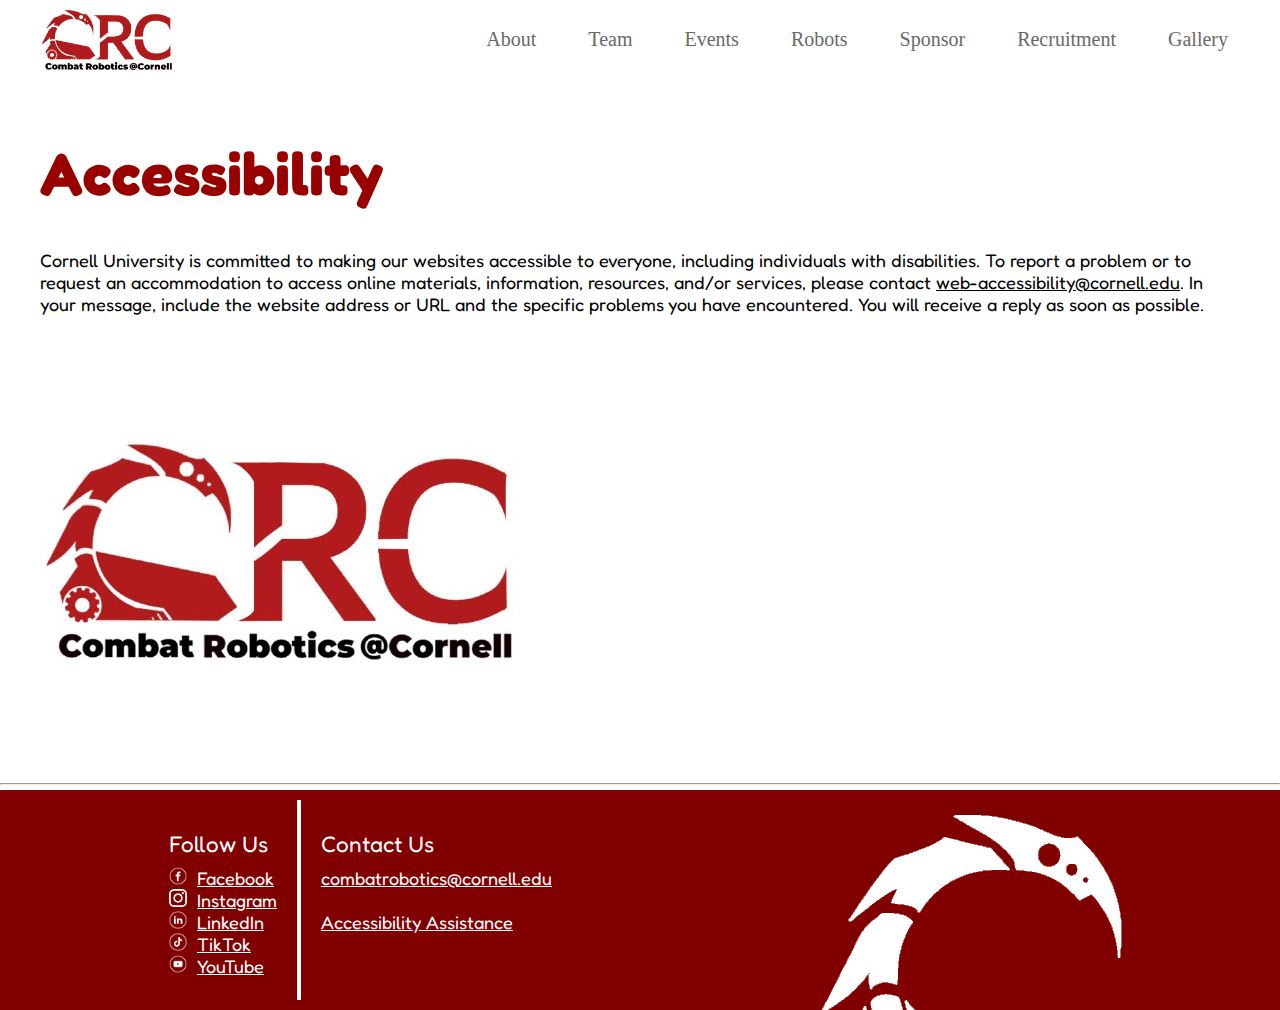
<file: accessibility.html>
<!DOCTYPE html>
<html lang='en'>

<head>
  <title> Accessibility </title>
  <meta charset="utf-8" />
  <link rel="stylesheet" href="style.css">
  <link rel="shortcut icon" type="image/x-icon" href="favicon.ico">
</head>
<script src="./gallery-scrambler.js"></script>

<body>
  <nav id="menu_bar" class="top_menu">
    <a href="index.html">
      <img src="crc_pictures/crc.jpg" width='120' alt="CRC logo">
    </a>
    <div class="top_menu-right">
      <a href="index.html">
        <p>About</p>
      </a>
      <a href="team.html">
        <p>Team</p>
      </a>
      <a href="events.html">
        <p>Events</p>
      </a>
      <a href="robots.html">
        <p>Robots</p>
      </a>
      <a href="sponsor.html">
        <p>Sponsor</p>
      </a>
      <a href="recruitment.html">
        <p>Recruitment</p>
      </a>
      <a href="gallery.html">
        <p>Gallery</p>
      </a>
    </div>
  </nav>
  
  <div class='content'>
    <h1 class='big-title'>Accessibility</h1>
    <p>Cornell University is committed to making our websites accessible to everyone, including individuals with
      disabilities. To report a problem or to request an accommodation to access online materials, information,
      resources, and/or services, please contact <a
        href="mailto:web-accessibility@cornell.edu">web-accessibility@cornell.edu</a>. In your message,
      include the website address or URL and the specific problems you have encountered. You will receive a reply as
      soon as possible.</p>
    <img src="./crc_pictures/image.jpg" alt="CRC Logo" />
  </div>
  <hr>
</body>
</div>
<div class="footer">
  <div style="display: flex; flex-direction: row;">
    <div>
      <p class="footer_title"> Follow Us</p>
      <a href="https://www.facebook.com/cucombatrobotics/" target="_blank">
        <p class="footer-text"><img src="crc_pictures/icons/fb.png" class='footer-logo' alt='' />Facebook</p>
      </a>
      <a href=" https://www.instagram.com/combatroboticscornell/?hl=en" target="_blank">
        <p class="footer-text"><img src="crc_pictures/icons/insta.png" class='footer-logo' alt='' />Instagram</p>
      </a>
      <a href="https://www.linkedin.com/company/combat-robotics-at-cornell/" target="_blank">
        <p class="footer-text"><img src="crc_pictures/icons/linkedin.png"
            class='footer-logo' alt='' />LinkedIn</p>
      </a>
      <a href="https://www.tiktok.com/@combatroboticsatcornell" target="_blank">
        <p class="footer-text"><img src="crc_pictures/icons/tiktok.png"
          class='footer-logo' alt='' />TikTok</p>
      </a>
      <a href="https://www.youtube.com/channel/UCRoomTf0RRs6DNDzucEKDMg" target="_blank">
        <p class="footer-text"><img src="crc_pictures/icons/youtube.png"
          class='footer-logo' alt='' />YouTube</p>
      </a>
    </div>
    <div style="border-left: 4px solid white; margin-left: 20px">
      <p class="footer_title">Contact Us</p>
      <p class='footer-text'> <a href="mailto:combatrobotics@cornell.edu">combatrobotics@cornell.edu</a>
      </p>
      <br>
      <p class='footer-text'><a href="./accessibility.html">Accessibility Assistance</a></p>
    </div>
  </div>
  <div>
    <img src="crc_pictures/white-logo.png" alt="">
  </div>
</div>
</body>

</html>
</file>
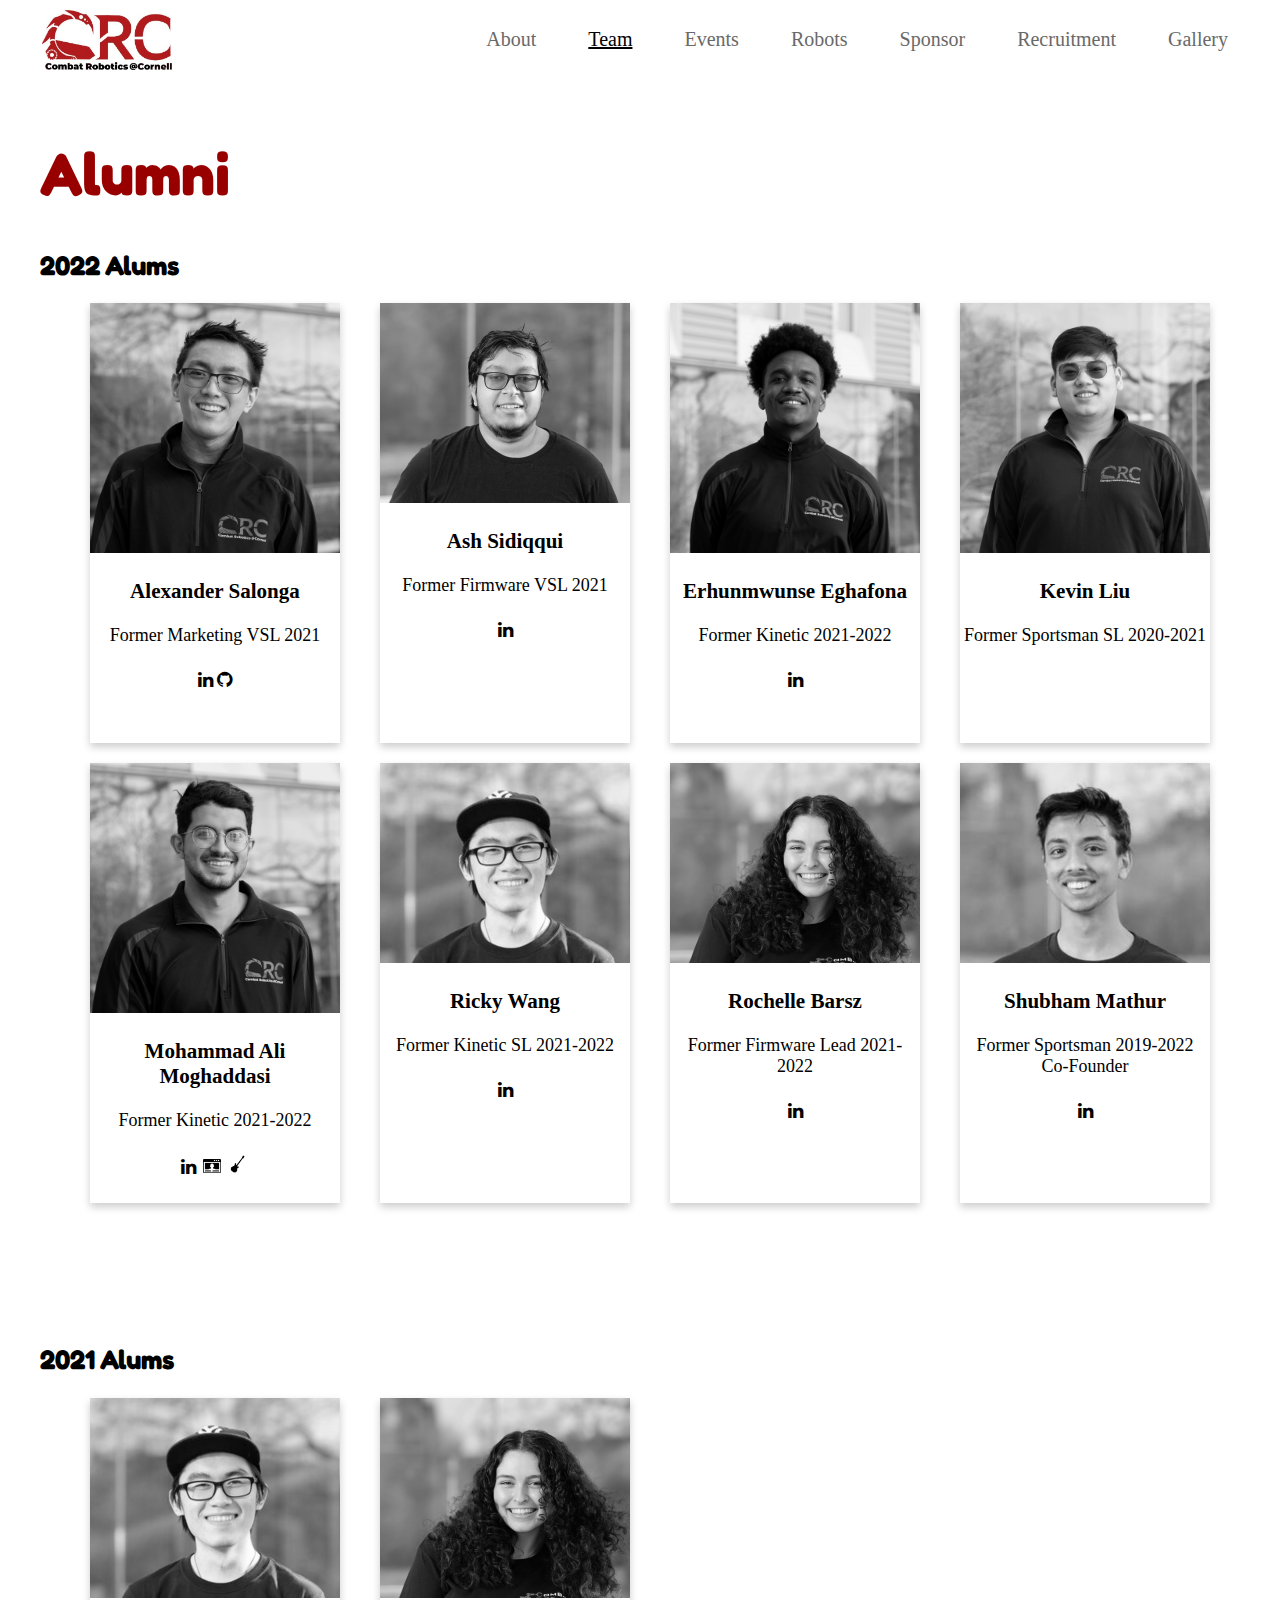
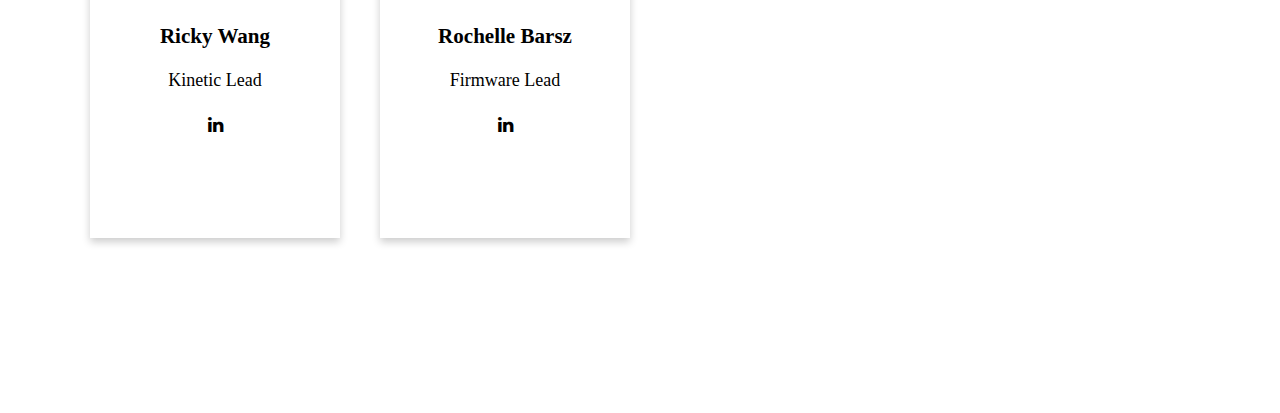
<file: alumni.html>
<!DOCTYPE html>
<html lang="en">

<head>
  <title>Team Info</title>
  <meta charset="utf-8" />
  <link rel="stylesheet" href="style.css" />
  <link rel="stylesheet"
    href="https://cdnjs.cloudflare.com/ajax/libs/font-awesome/4.7.0/css/font-awesome.min.css" />
  <link rel="shortcut icon" type="image/x-icon" href="favicon.ico" />
</head>

<body>

  <nav id="menu_bar" class="top_menu">
    <a href="index.html">
      <img src="crc_pictures/crc.jpg" width='120' alt="CRC logo">
    </a>
    <div class="top_menu-right">
      <a href="index.html">
        <p>About</p>
      </a>
      <a href="team.html" class="active">
        <p>Team</p>
      </a>
      <a href="events.html">
        <p>Events</p>
      </a>
      <a href="robots.html">
        <p>Robots</p>
      </a>
      <a href="sponsor.html">
        <p>Sponsor</p>
      </a>
      <a href="recruitment.html">
        <p>Recruitment</p>
      </a>
      <a href="gallery.html">
        <p>Gallery</p>
      </a>
    </div>
  </nav>
  <div class='content'>

    <h1 class='big-title'>Alumni</h1>

    <h2>2022 Alums</h2>

    <div class="grid-container-images">

      <div class="card"
        onmouseover="alex_pic.src='crc_pictures/headshots/Alex.jpg'"
        onmouseout="alex_pic.src='crc_pictures/headshots/Alex-bw.jpg'">
        <div class="front-card">
          <img src="crc_pictures/headshots/Alex-bw.jpg" id="alex_pic"
            width='250' alt="Alex">
          <h3>Alexander Salonga</h3>
          <p>Former Marketing VSL 2021</p>
          <div style="margin: 24px 0;">
            <a href="https://www.linkedin.com/in/alexander-salonga-4a0583177/"
              target="_blank" rel="noopener noreferrer"><i
                class="fa fa-linkedin"></i></a>
            <a href="https://github.com/salongaale?tab=repositories"
              target="_blank" rel="noopener noreferrer"><i
                class="fa fa-github"></i></a>
          </div>
        </div>
        <div class="back-card hidden">
          <h3>
            <img src="crc_pictures/headshots/Alex.jpg" alt=""
              class="mini-photo" />
            Alexander Salonga
          </h3>
          <p class="team-bio"></p>
        </div>
        <p><button class="card_button">About Me</button></p>
      </div>

      <div class="card"
        onmouseover="Ash_pic.src='crc_pictures/headshots/Ash.jpg'"
        onmouseout="Ash_pic.src='crc_pictures/headshots/Ash-bw.jpg'">
        <div class="front-card">
          <img src="crc_pictures/headshots/Ash-bw.jpg" id="Ash_pic" width='250'
            alt="Ash">
          <h3>Ash Sidiqqui</h3>
          <p>Former Firmware VSL 2021</p>
          <div style="margin: 24px 0;">
            <a href="https://www.linkedin.com/in/ashrafur-siddiqui-965730177/"
              target="_blank" rel="noopener noreferrer"><i
                class="fa fa-linkedin"></i></a>
          </div>
        </div>
        <div class="back-card hidden">
          <h3>
            <img src="crc_pictures/headshots/Ash.jpg" alt=""
              class="mini-photo" />
            Ash Sidiqqui
          </h3>
          <p class="team-bio"></p>
        </div>
        <p><button class="card_button">About Me</button></p>
      </div>

      <div class="card" onmouseover="E2_pic.src='crc_pictures/headshots/E2.jpg'"
        onmouseout="E2_pic.src='crc_pictures/headshots/E2-bw.jpg'">
        <div class="front-card">
          <img src="crc_pictures/headshots/E2-bw.jpg" id="E2_pic" width="250"
            alt="Erhunmwunse" />
          <h3>Erhunmwunse Eghafona</h3>
          <p>Former Kinetic 2021-2022</p>
          <div style="margin: 24px 0">
            <a href="https://www.linkedin.com/in/erhunmwunse-eghafona/"
              target="_blank" rel="noopener noreferrer"><i
                class="fa fa-linkedin"></i></a>
          </div>
        </div>
        <div class="back-card hidden">
          <h3>
            <img src="crc_pictures/headshots/E2.jpg" alt=""
              class="mini-photo" />
            Erhunmwunse Eghafona
          </h3>
          <p class="team-bio"></p>
        </div>
        <p><button class="card_button">About Me</button></p>
      </div>

      <div class="card"
        onmouseover="Kevin_pic.src='crc_pictures/headshots/Kevin.jpg'"
        onmouseout="Kevin_pic.src='crc_pictures/headshots/Kevin-bw.jpg'">
        <div class="front-card">
          <img src="crc_pictures/headshots/Kevin-bw.jpg" id="Kevin_pic"
            width='250' alt="Kevin">
          <h3>Kevin Liu</h3>
          <p>Former Sportsman SL 2020-2021</p>
          <div style="margin: 24px 0;">
            <!-- No LinkedIn -->
          </div>
        </div>
        <div class="back-card hidden">
          <h3>
            <img src="crc_pictures/headshots/Kevin.jpg" alt=""
              class="mini-photo" />
            Kevin Liu
          </h3>
          <p class="team-bio"></p>
        </div>
        <p><button class="card_button">About Me</button></p>
      </div>

      <div class="card" onmouseover="Mo_pic.src='crc_pictures/headshots/Mo.jpg'"
        onmouseout="Mo_pic.src='crc_pictures/headshots/Mo-bw.jpg'">
        <div class="front-card">
          <img src="crc_pictures/headshots/Mo-bw.jpg" id="Mo_pic" width="250"
            alt="Mo" />
          <h3>Mohammad Ali Moghaddasi</h3>
          <p>Former Kinetic 2021-2022</p>
          <div style="margin: 24px 0">
            <a class="icon-link"
              href="https://www.linkedin.com/in/mohammad-ali-moghaddasi-7797a5143"
              target="_blank" rel="noopener noreferrer"><i
                class="fa fa-linkedin"></i>
            </a>
            <a class="icon-link" href="https://mo-moghaddasi.github.io/"
              target="_blank"> <img src="crc_pictures/icons/portfolio.png"
                class="member-link-icon" alt="portfolio" /></a>
            <a class="icon-link" href="https:///linktr.ee/thefuse"
              target="_blank">
              <img src="crc_pictures/icons/guitar.png" class="member-link-icon"
                alt="band linktree" />
            </a>
          </div>
        </div>
        <div class="back-card hidden">
          <h3>
            <img src="crc_pictures/headshots/Mo.jpg" alt=""
              class="mini-photo" />
            Mohammad Ali Moghaddasi
          </h3>
          <p class="team-bio"></p>
        </div>
        <p><button class="card_button">About Me</button></p>
      </div>


      <div class="card"
        onmouseover="Ricky_pic_tl.src='crc_pictures/headshots/Ricky.jpg'"
        onmouseout="Ricky_pic_tl.src='crc_pictures/headshots/Ricky-bw.jpg'">
        <div class="front-card">
          <img src="crc_pictures/headshots/Ricky-bw.jpg" id="Ricky_pic_tl"
            width="250" alt="" />
          <h3>Ricky Wang</h3>
          <p>Former Kinetic SL 2021-2022</p>
          <div style="margin: 24px 0">
            <a href="http://www.linkedin.com/in/ricky-wang-819304182"
              target="_blank" rel="noopener noreferrer"><i
                class="fa fa-linkedin"></i></a>
          </div>
        </div>
        <div class="back-card hidden">
          <h3>
            <img src="crc_pictures/headshots/Ricky.jpg" alt=""
              class="mini-photo" />
            Ricky Wang
          </h3>
          <p class="team-bio"></p>
        </div>
        <p><button class="card_button">About Me</button></p>
      </div>

      <div class="card"
        onmouseover="Rochelle_pic_tl.src='crc_pictures/headshots/Rochelle.jpg'"
        onmouseout="Rochelle_pic_tl.src='crc_pictures/headshots/Rochelle-bw.jpg'">
        <div class="front-card">
          <img src="crc_pictures/headshots/Rochelle-bw.jpg" id="Rochelle_pic_tl"
            width="250" alt="" />
          <h3>Rochelle Barsz</h3>
          <p>Former Firmware Lead 2021-2022</p>
          <div style="margin: 24px 0">
            <a href="http://www.linkedin.com/in/rochelle-barsz-311422219"
              target="_blank" rel="noopener noreferrer"><i
                class="fa fa-linkedin"></i></a>
          </div>
        </div>
        <div class="back-card hidden">
          <h3>
            <img src="crc_pictures/headshots/Rochelle.jpg" alt=""
              class="mini-photo" />
            Rochelle Barsz
          </h3>
          <p class="team-bio"></p>
        </div>
        <p><button class="card_button">About Me</button></p>
      </div>






      <div class="card"
        onmouseover="Shubham_pic.src='crc_pictures/headshots/Shubham.jpg'"
        onmouseout="Shubham_pic.src='crc_pictures/headshots/Shubham-bw.jpg'">
        <div class='front-card'>
          <img src="crc_pictures/headshots/Shubham-bw.jpg" id="Shubham_pic"
            width='250' alt="Shubham">
          <h3>Shubham Mathur</h3>
          <p>Former Sportsman 2019-2022 <br> Co-Founder</p>
          <div style="margin: 24px 0;">
            <a href="https://www.linkedin.com/in/shubham-m-3a41a9133/"
              target="_blank" rel="noopener noreferrer"><i
                class="fa fa-linkedin"></i></a>
          </div>
        </div>
        <div class="back-card hidden">
          <h3>
            <img src="crc_pictures/headshots/Shubham.jpg" alt=""
              class="mini-photo" />
            Shubham Mathur
          </h3>
          <p class="team-bio"></p>
        </div>
        <p><button class="card_button">About Me</button></p>
      </div>







    </div>

    <h2>2021 Alums</h2>

    <div class="grid-container-images">

      <div class="card"
        onmouseover="Ricky_pic_tl.src='crc_pictures/headshots/Ricky.jpg'"
        onmouseout="Ricky_pic_tl.src='crc_pictures/headshots/Ricky-bw.jpg'">
        <div class="front-card">
          <img src="crc_pictures/headshots/Ricky-bw.jpg" id="Ricky_pic_tl"
            width="250" alt="" />
          <h3>Ricky Wang</h3>
          <p>Kinetic Lead</p>
          <div style="margin: 24px 0">
            <a href="http://www.linkedin.com/in/ricky-wang-819304182"
              target="_blank" rel="noopener noreferrer"><i
                class="fa fa-linkedin"></i></a>
          </div>
        </div>
        <div class="back-card hidden">
          <h3>
            <img src="crc_pictures/headshots/Ricky.jpg" alt=""
              class="mini-photo" />
            Ricky Wang
          </h3>
          <p class="team-bio"></p>
        </div>
        <p><button class="card_button">About Me</button></p>
      </div>

      <div class="card"
        onmouseover="Rochelle_pic_tl.src='crc_pictures/headshots/Rochelle.jpg'"
        onmouseout="Rochelle_pic_tl.src='crc_pictures/headshots/Rochelle-bw.jpg'">
        <div class="front-card">
          <img src="crc_pictures/headshots/Rochelle-bw.jpg" id="Rochelle_pic_tl"
            width="250" alt="" />
          <h3>Rochelle Barsz</h3>
          <p>Firmware Lead</p>
          <div style="margin: 24px 0">
            <a href="http://www.linkedin.com/in/rochelle-barsz-311422219"
              target="_blank" rel="noopener noreferrer"><i
                class="fa fa-linkedin"></i></a>
          </div>
        </div>
        <div class="back-card hidden">
          <h3>
            <img src="crc_pictures/headshots/Rochelle.jpg" alt=""
              class="mini-photo" />
            Rochelle Barsz
          </h3>
          <p class="team-bio"></p>
        </div>
        <p><button class="card_button">About Me</button></p>
      </div>


    </div>

  </div>

</body>

</html>
</file>
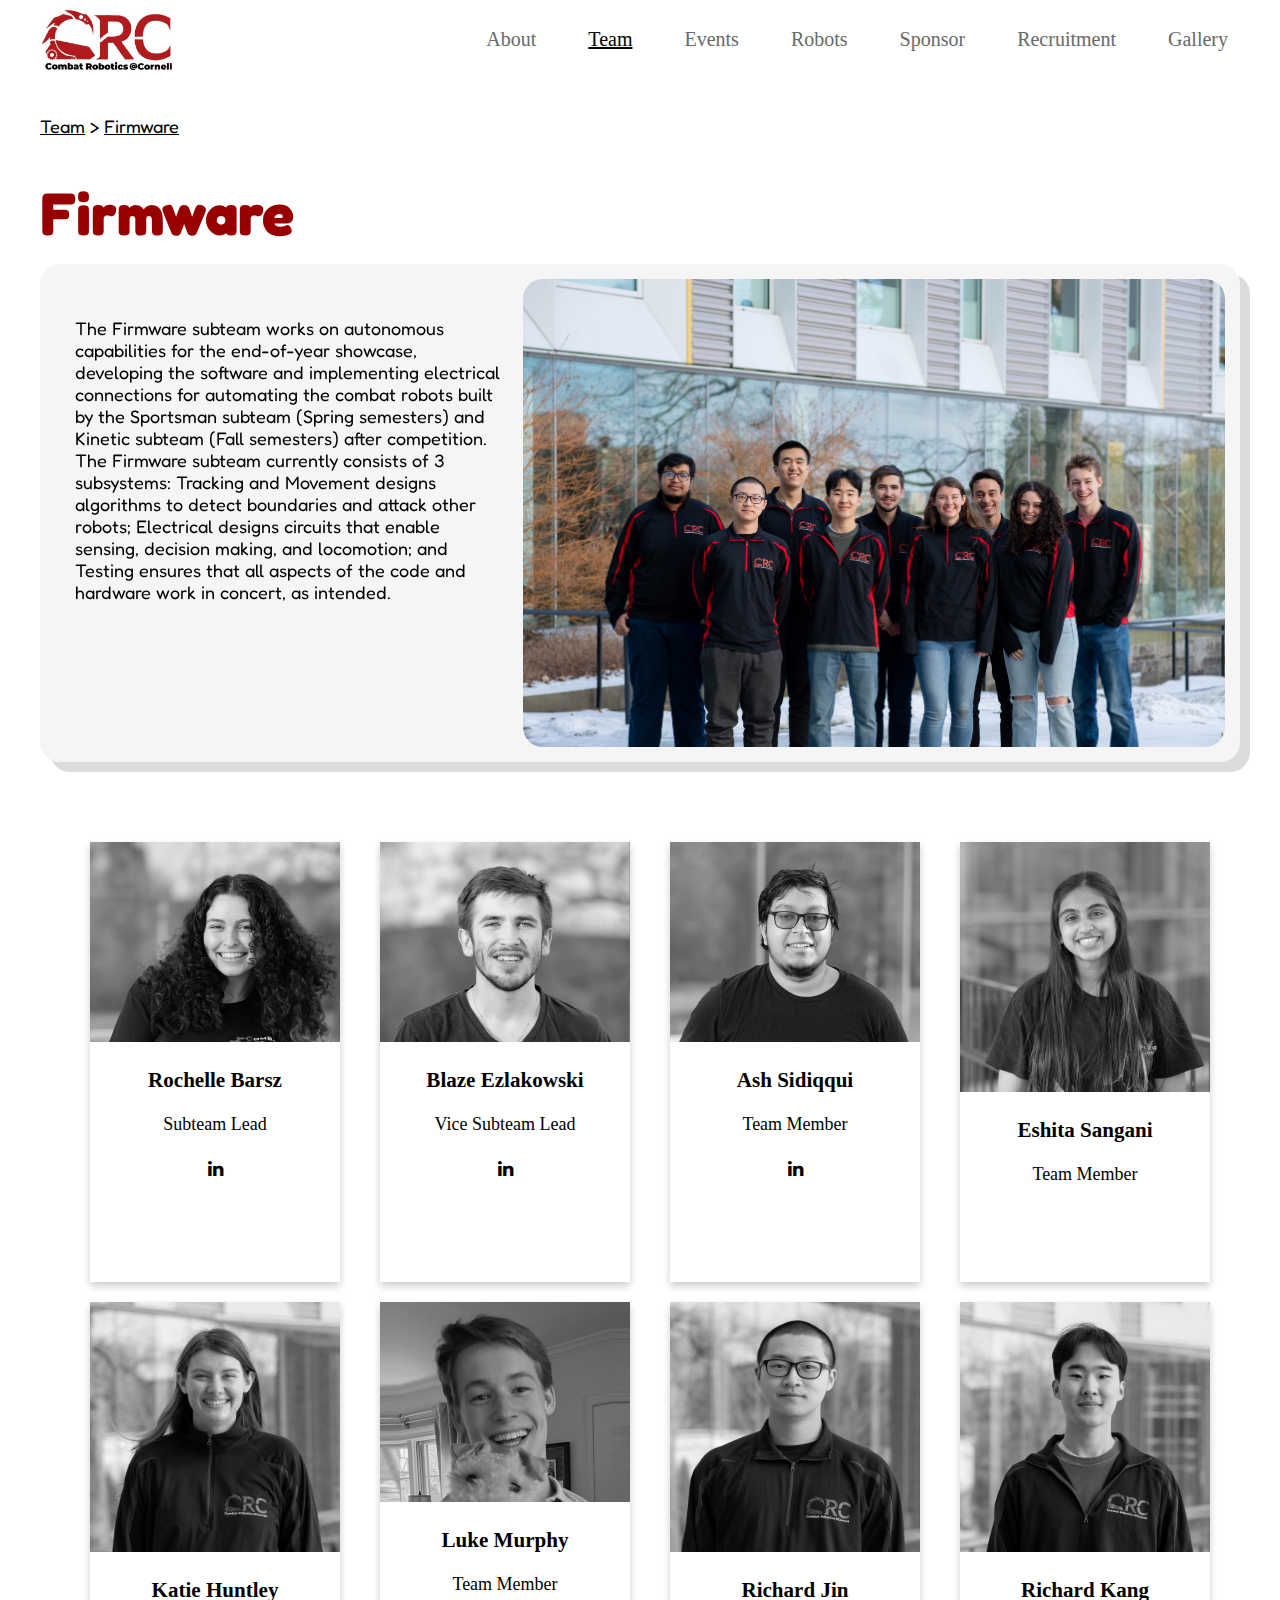
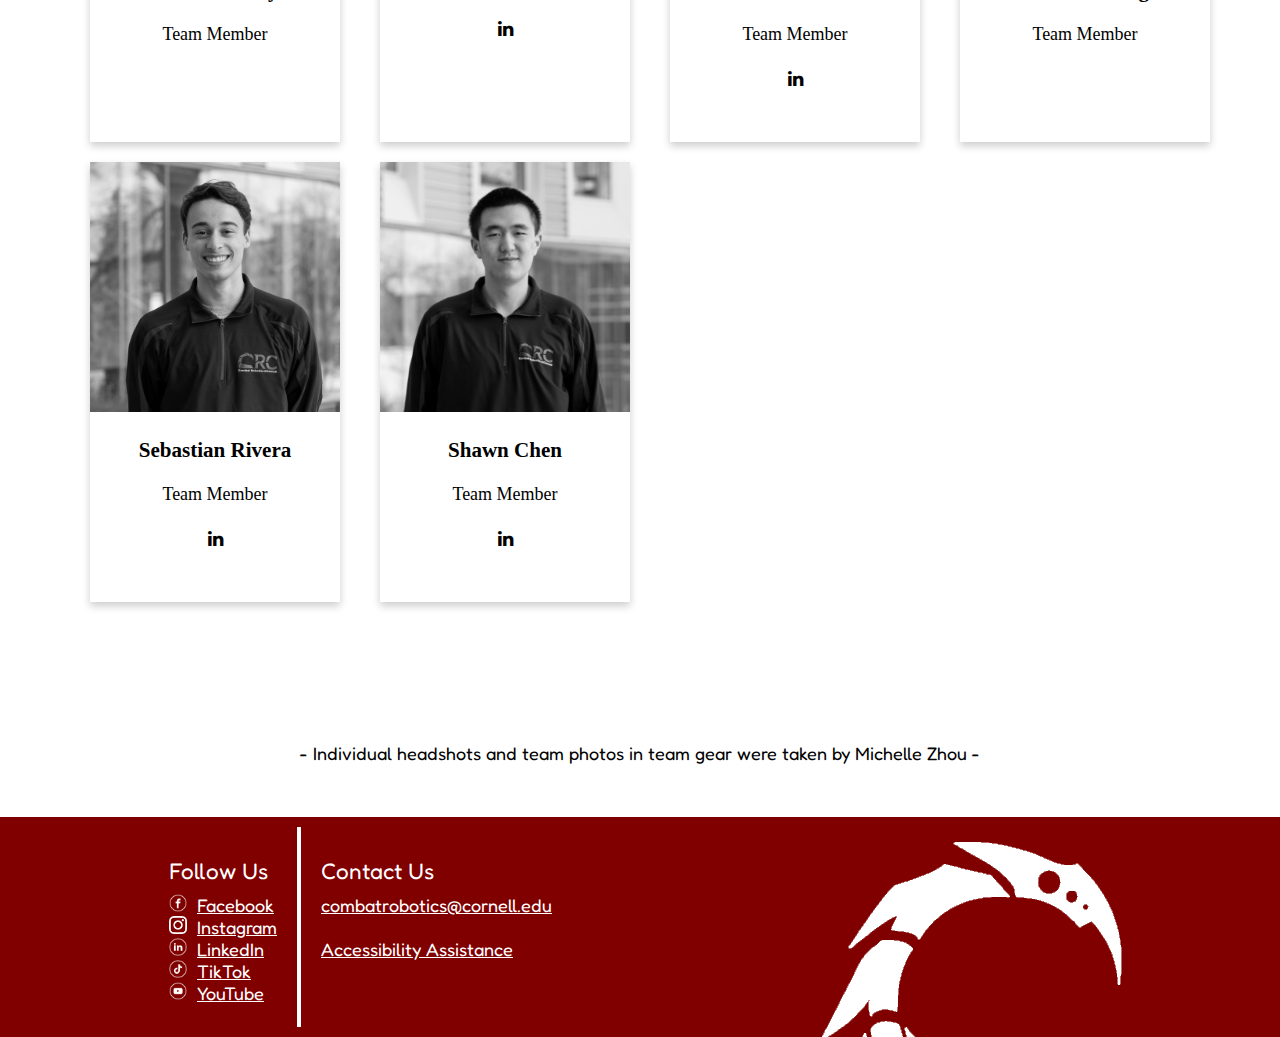
<file: firmware.html>
<!DOCTYPE html>
<html lang='en'>

<head>
  <title> Team Info </title>
  <meta charset="utf-8" />
  <link rel="stylesheet" href="style.css">
  <link rel="stylesheet"
    href="https://cdnjs.cloudflare.com/ajax/libs/font-awesome/4.7.0/css/font-awesome.min.css">
    <link rel="shortcut icon" type="image/x-icon" href="favicon.ico">
</head>

<body>
  <nav id="menu_bar" class="top_menu">
    <a href="index.html">
      <img src="crc_pictures/crc.jpg" width='120' alt="CRC logo">
    </a>
    <div class="top_menu-right">
      <a href="index.html">
        <p>About</p>
      </a>
      <a href="team.html" class="active">
        <p>Team</p>
      </a>
      <a href="events.html">
        <p>Events</p>
      </a>
      <a href="robots.html">
        <p>Robots</p>
      </a>
      <a href="sponsor.html">
        <p>Sponsor</p>
      </a>
      <a href="recruitment.html">
        <p>Recruitment</p>
      </a>
      <a href="gallery.html">
        <p>Gallery</p>
      </a>
    </div>
  </nav>
  
  <div class='content'>
    <p><a href="./team.html">Team</a> > <a href="./firmware.html">Firmware</a></p>
    <h1 class='big-title'>Firmware</h1>
    <div id="pics">
      <section class='flex-gallery team-info'>
        <div>
          <p>
            The Firmware subteam works on autonomous capabilities for the end-of-year
            showcase, developing the software and implementing electrical connections for
            automating the combat robots built by the Sportsman subteam (Spring semesters)
            and Kinetic subteam (Fall semesters) after competition. The Firmware subteam
            currently consists of 3 subsystems: Tracking and Movement designs algorithms to
            detect boundaries and attack other robots; Electrical designs circuits that
            enable sensing, decision making, and locomotion; and Testing ensures that all
            aspects of the code and hardware work in concert, as intended.

          </p>
        </div>
          <img class='subteam-picture' src="crc_pictures/subteam-pics/firmware-subteam.jpg" alt="Picture of the firmware subteam">
      </section>
      <div class="grid-container-images">
        <div class="card"
          onmouseover="Rochelle_pic.src='crc_pictures/headshots/Rochelle.jpg'"
          onmouseout="Rochelle_pic.src='crc_pictures/headshots/Rochelle-bw.jpg'">
          <div class="front-card">
            <img src="crc_pictures/headshots/Rochelle-bw.jpg" id="Rochelle_pic"
              width='250' alt="">
            <h3>Rochelle Barsz</h3>
            <p  >Subteam Lead</p>
            <div style="margin: 24px 0;">
              <a href="http://www.linkedin.com/in/rochelle-barsz-311422219"
                target="_blank" rel="noopener noreferrer"><i
                  class="fa fa-linkedin"></i></a>
            </div>
          </div>
          <div class="back-card hidden">
            <h3>
              <img
                src="crc_pictures/headshots/Rochelle.jpg"
                alt=""
                class="mini-photo"
              />
              Rochelle Barsz
            </h3>
            <p class="team-bio"></p>
          </div>
          <p><button class="card_button">About Me</button></p>
        </div>
        <div class="card"
          onmouseover="Blaze_pic.src='crc_pictures/headshots/Blaze.jpg'"
          onmouseout="Blaze_pic.src='crc_pictures/headshots/Blaze-bw.jpg'">
          <div class="front-card">
            <img src="crc_pictures/headshots/Blaze-bw.jpg" id="Blaze_pic"
              width='250' alt="Blaze">
            <h3>Blaze Ezlakowski</h3>
            <p  >Vice Subteam Lead</p>
            <div style="margin: 24px 0;">
              <a href="https://www.linkedin.com/in/blaze-ezlakowski-25b3731b7"
                target="_blank" rel="noopener noreferrer"><i
                  class="fa fa-linkedin"></i></a>
            </div>
          </div>
          <div class="back-card hidden">
            <h3>
              <img
                src="crc_pictures/headshots/Blaze.jpg"
                alt=""
                class="mini-photo"
              />
              Blaze Ezlakowski
            </h3>
            <p class="team-bio"></p>
          </div>
          <p><button class="card_button">About Me</button></p>
        </div>
        <div class="card"
          onmouseover="Ash_pic.src='crc_pictures/headshots/Ash.jpg'"
          onmouseout="Ash_pic.src='crc_pictures/headshots/Ash-bw.jpg'">
          <div class="front-card">
            <img src="crc_pictures/headshots/Ash-bw.jpg" id="Ash_pic" width='250'
              alt="Ash">
            <h3>Ash Sidiqqui</h3>
            <p  >Team Member</p>
            <div style="margin: 24px 0;">
              <a href="https://www.linkedin.com/in/ashrafur-siddiqui-965730177/"
                target="_blank" rel="noopener noreferrer"><i
                  class="fa fa-linkedin"></i></a>
            </div>
          </div>
          <div class="back-card hidden">
            <h3>
              <img
                src="crc_pictures/headshots/Ash.jpg"
                alt=""
                class="mini-photo"
              />
              Ash Sidiqqui
            </h3>
            <p class="team-bio"></p>
          </div>
          <p><button class="card_button">About Me</button></p>
        </div>
        <div class="card"
          onmouseover="Eshita_pic.src='crc_pictures/headshots/Eshita.jpg'"
          onmouseout="Eshita_pic.src='crc_pictures/headshots/Eshita-bw.jpg'">
          <div class="front-card">
            <img src="crc_pictures/headshots/Eshita-bw.jpg" id="Eshita_pic"
              width='250' alt="Eshita">
            <h3>Eshita Sangani</h3>
            <p  >Team Member</p>
            <div style="margin: 24px 0;">
              <!-- <a href="NOT FOUND" target="_blank" rel="noopener noreferrer"><i class="fa fa-linkedin"></i></a> -->
            </div>
          </div>
          <div class="back-card hidden">
            <h3>
              <img
                src="crc_pictures/headshots/Eshita.jpg"
                alt=""
                class="mini-photo"
              />
              Eshita Sangani
            </h3>
            <p class="team-bio"></p>
          </div>
          <p><button class="card_button">About Me</button></p>
        </div>
        <div class="card"
          onmouseover="Katie_pic.src='crc_pictures/headshots/Katie.jpg'"
          onmouseout="Katie_pic.src='crc_pictures/headshots/Katie-bw.jpg'">
          <div class="front-card">
            <img src="crc_pictures/headshots/Katie-bw.jpg" id="Katie_pic"
              width='250' alt="Katie">
            <h3>Katie Huntley</h3>
            <p  >Team Member</p>
            <div style="margin: 24px 0;">
              <!-- <a href="NOT FOUND" target="_blank" rel="noopener noreferrer"><i class="fa fa-linkedin"></i></a> -->
            </div>
          </div>
          <div class="back-card hidden">
            <h3>
              <img
                src="crc_pictures/headshots/Katie.jpg"
                alt=""
                class="mini-photo"
              />
              Katie Huntley
            </h3>
            <p class="team-bio"></p>
          </div>
          <p><button class="card_button">About Me</button></p>
        </div>
        <div class="card"
          onmouseover="Luke_pic.src='crc_pictures/headshots/Luke.jpg'"
          onmouseout="Luke_pic.src='crc_pictures/headshots/Luke-bw.jpg'">
          <div class="front-card">
            <img src="crc_pictures/headshots/Luke-bw.jpg" id="Luke_pic"
              width='250' alt="Luke">
            <h3>Luke Murphy</h3>
            <p  >Team Member</p>
            <div style="margin: 24px 0;">
              <a href="https://www.linkedin.com/in/luke-murphy-09659b22a/"
                target="_blank" rel="noopener noreferrer"><i
                  class="fa fa-linkedin"></i></a>
            </div>
          </div>
          <div class="back-card hidden">
            <h3>
              <img
                src="crc_pictures/headshots/Luke.jpg"
                alt=""
                class="mini-photo"
              />
              Luke Murphy
            </h3>
            <p class="team-bio"></p>
          </div>
          <p><button class="card_button">About Me</button></p>
        </div>
        <div class="card"
          onmouseover="RichardJ_pic.src='crc_pictures/headshots/Richard-J.jpg'"
          onmouseout="RichardJ_pic.src='crc_pictures/headshots/Richard-J-bw.jpg'">
          <div class="front-card">
            <img src="crc_pictures/headshots/Richard-J-bw.jpg" id="RichardJ_pic"
              width='250' alt="Richard J">
            <h3>Richard Jin</h3>
            <p  >Team Member</p>
            <div style="margin: 24px 0;">
              <a href="https://www.linkedin.com/in/richard-jin/" target="_blank"
                rel="noopener noreferrer"><i class="fa fa-linkedin"></i></a>
            </div>
          </div>
          <div class="back-card hidden">
            <h3>
              <img
                src="crc_pictures/headshots/Richard-J.jpg"
                alt=""
                class="mini-photo"
              />
               Richard Jin
            </h3>
            <p class="team-bio"></p>
          </div>
          <p><button class="card_button">About Me</button></p>
        </div>
        <div class="card"
          onmouseover="RichardK_pic.src='crc_pictures/headshots/Richard-K.jpg'"
          onmouseout="RichardK_pic.src='crc_pictures/headshots/Richard-K-bw.jpg'">
          <div class="front-card">
            <img src="crc_pictures/headshots/Richard-K-bw.jpg" id="RichardK_pic"
              width='250' alt="Richard K">
            <h3>Richard Kang</h3>
            <p  >Team Member</p>
            <div style="margin: 24px 0;">
              <!-- <a href="NOT FOUND" target="_blank" rel="noopener noreferrer"><i class="fa fa-linkedin"></i></a> -->
            </div>
          </div>
          <div class="back-card hidden">
            <h3>
              <img
                src="crc_pictures/headshots/Richard-K.jpg"
                alt=""
                class="mini-photo"
              />
              Richard Kang
            </h3>
            <p class="team-bio"></p>
          </div>
          <p><button class="card_button">About Me</button></p>
        </div>
        <div class="card"
          onmouseover="Sebastian_pic.src='crc_pictures/headshots/Sebastian.jpg'"
          onmouseout="Sebastian_pic.src='crc_pictures/headshots/Sebastian-bw.jpg'">
          <div class="front-card">
            <img src="crc_pictures/headshots/Sebastian-bw.jpg" id="Sebastian_pic"
              width='250' alt="">
            <h3>Sebastian Rivera</h3>
            <p  >Team Member</p>
            <div style="margin: 24px 0;">
              <a href="https://www.linkedin.com/in/sebastian-rivera-048478222/"
                target="_blank" rel="noopener noreferrer"><i
                  class="fa fa-linkedin"></i></a>
            </div>
          </div>
          <div class="back-card hidden">
            <h3>
              <img
                src="crc_pictures/headshots/Sebastian.jpg"
                alt=""
                class="mini-photo"
              />
              Sebastian Rivera
            </h3>
            <p class="team-bio"></p>
          </div>
          <p><button class="card_button">About Me</button></p>
        </div>
        <div class="card"
          onmouseover="Shawn_pic.src='crc_pictures/headshots/Shawn.jpg'"
          onmouseout="Shawn_pic.src='crc_pictures/headshots/Shawn-bw.jpg'">
          <div class="front-card">
            <img src="crc_pictures/headshots/Shawn-bw.jpg" id="Shawn_pic"
              width='250' alt="">
            <h3>Shawn Chen</h3>
            <p  >Team Member</p>
            <div style="margin: 24px 0;">
              <a href="https://www.linkedin.com/in/shawn-siyuanchen"
                target="_blank" rel="noopener noreferrer"><i
                  class="fa fa-linkedin"></i></a>
            </div>
          </div>
          <div class="back-card hidden">
            <h3>
              <img
                src="crc_pictures/headshots/Shawn.jpg"
                alt=""
                class="mini-photo"
              />
              Shawn Chen
            </h3>
            <p class="team-bio"></p>
          </div>
          <p><button class="card_button">About Me</button></p>
        </div>
      </div>
      <p class='centered'> - Individual headshots and team photos in team gear
        were taken by
        Michelle Zhou -</p>
    </div>
  </div>
  <div class="footer">
    <div style="display: flex; flex-direction: row;">
      <div>
        <p class="footer_title"> Follow Us</p>
        <a href="https://www.facebook.com/cucombatrobotics/" target="_blank">
          <p class="footer-text"><img src="crc_pictures/icons/fb.png" class='footer-logo' alt='' />Facebook</p>
        </a>
        <a href=" https://www.instagram.com/combatroboticscornell/?hl=en" target="_blank">
          <p class="footer-text"><img src="crc_pictures/icons/insta.png" class='footer-logo' alt='' />Instagram</p>
        </a>
        <a href="https://www.linkedin.com/company/combat-robotics-at-cornell/" target="_blank">
          <p class="footer-text"><img src="crc_pictures/icons/linkedin.png"
              class='footer-logo' alt='' />LinkedIn</p>
        </a>
        <a href="https://www.tiktok.com/@combatroboticsatcornell" target="_blank">
          <p class="footer-text"><img src="crc_pictures/icons/tiktok.png"
            class='footer-logo' alt='' />TikTok</p>
        </a>
        <a href="https://www.youtube.com/channel/UCRoomTf0RRs6DNDzucEKDMg" target="_blank">
          <p class="footer-text"><img src="crc_pictures/icons/youtube.png"
            class='footer-logo' alt='' />YouTube</p>
        </a>
      </div>
      <div style="border-left: 4px solid white; margin-left: 20px">
        <p class="footer_title">Contact Us</p>
        <p class='footer-text'> <a href="mailto:combatrobotics@cornell.edu">combatrobotics@cornell.edu</a>
        </p>
        <br>
        <p class='footer-text'><a href="./accessibility.html">Accessibility Assistance</a></p>
      </div>
    </div>
    <div>
      <img src="crc_pictures/white-logo.png" alt="">
    </div>
  </div>
</body>

<script src="./scripts/team-bios.js"></script>


</html>
</file>
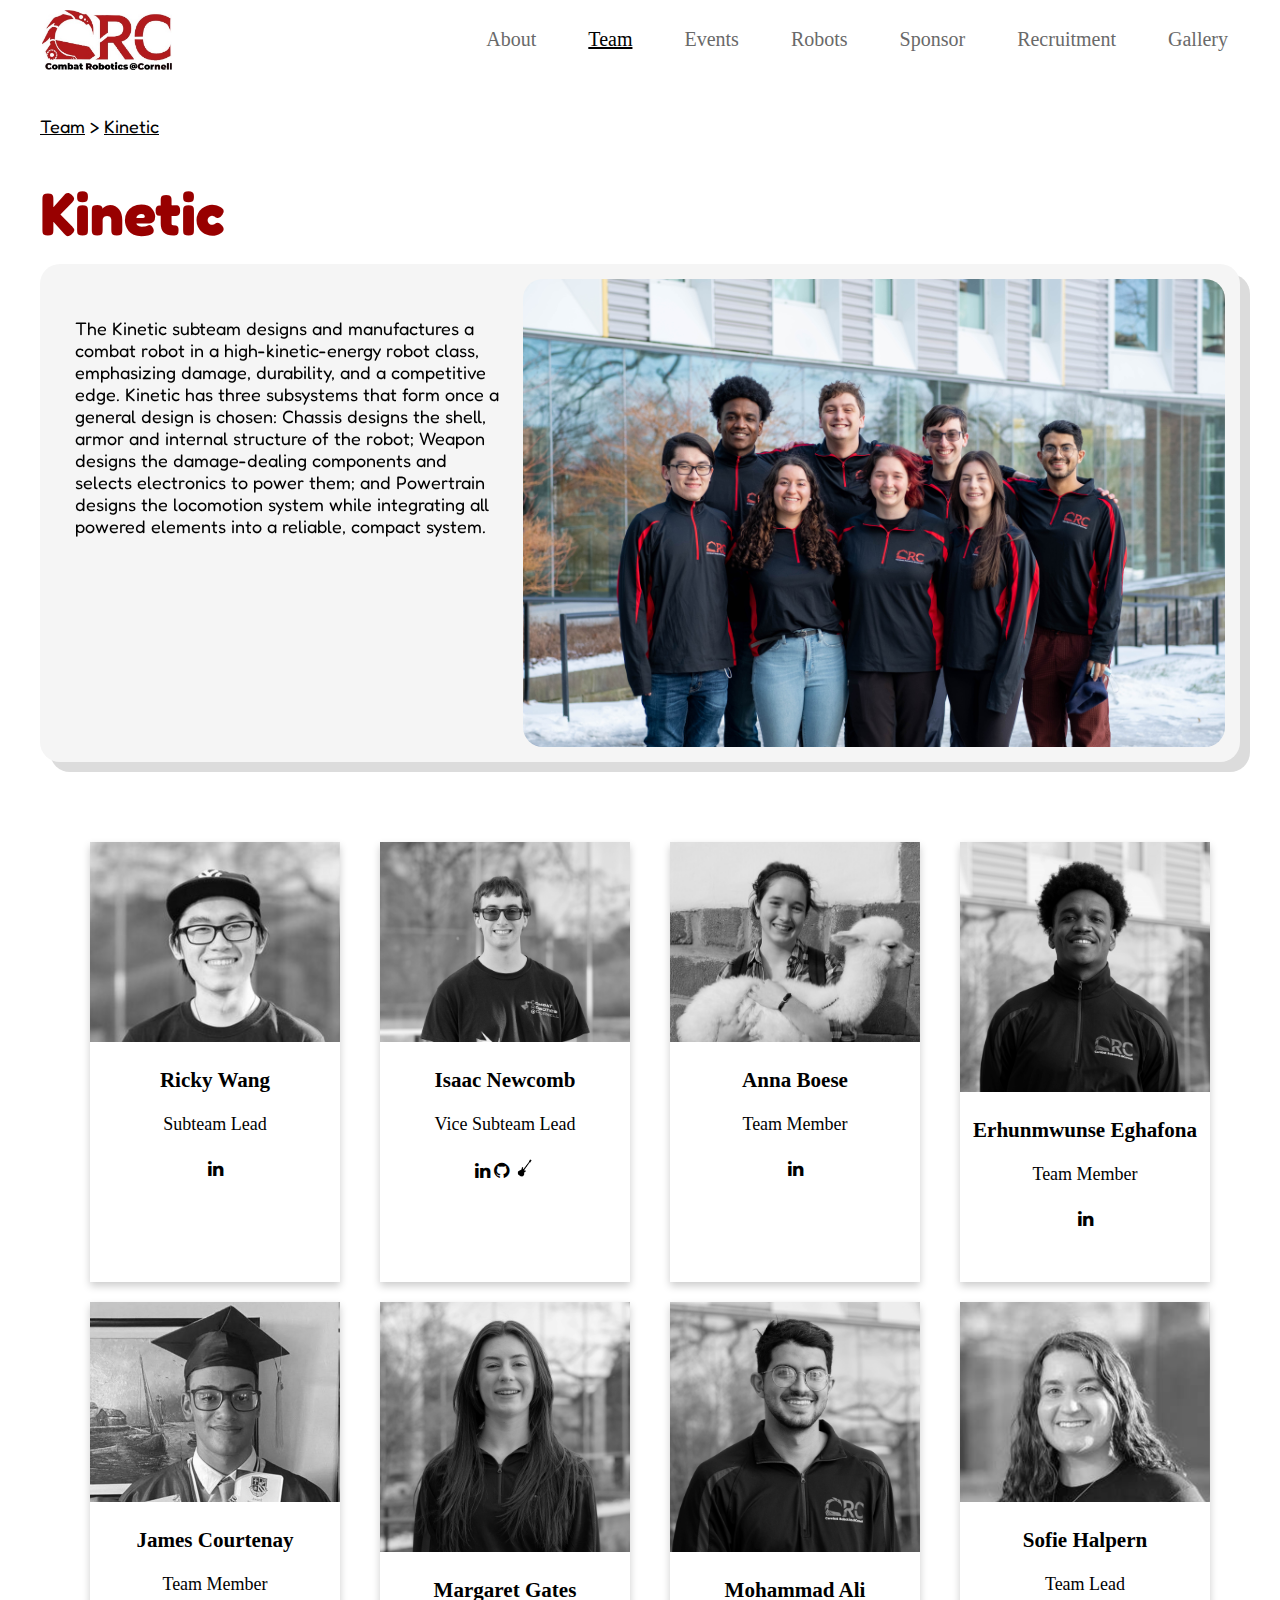
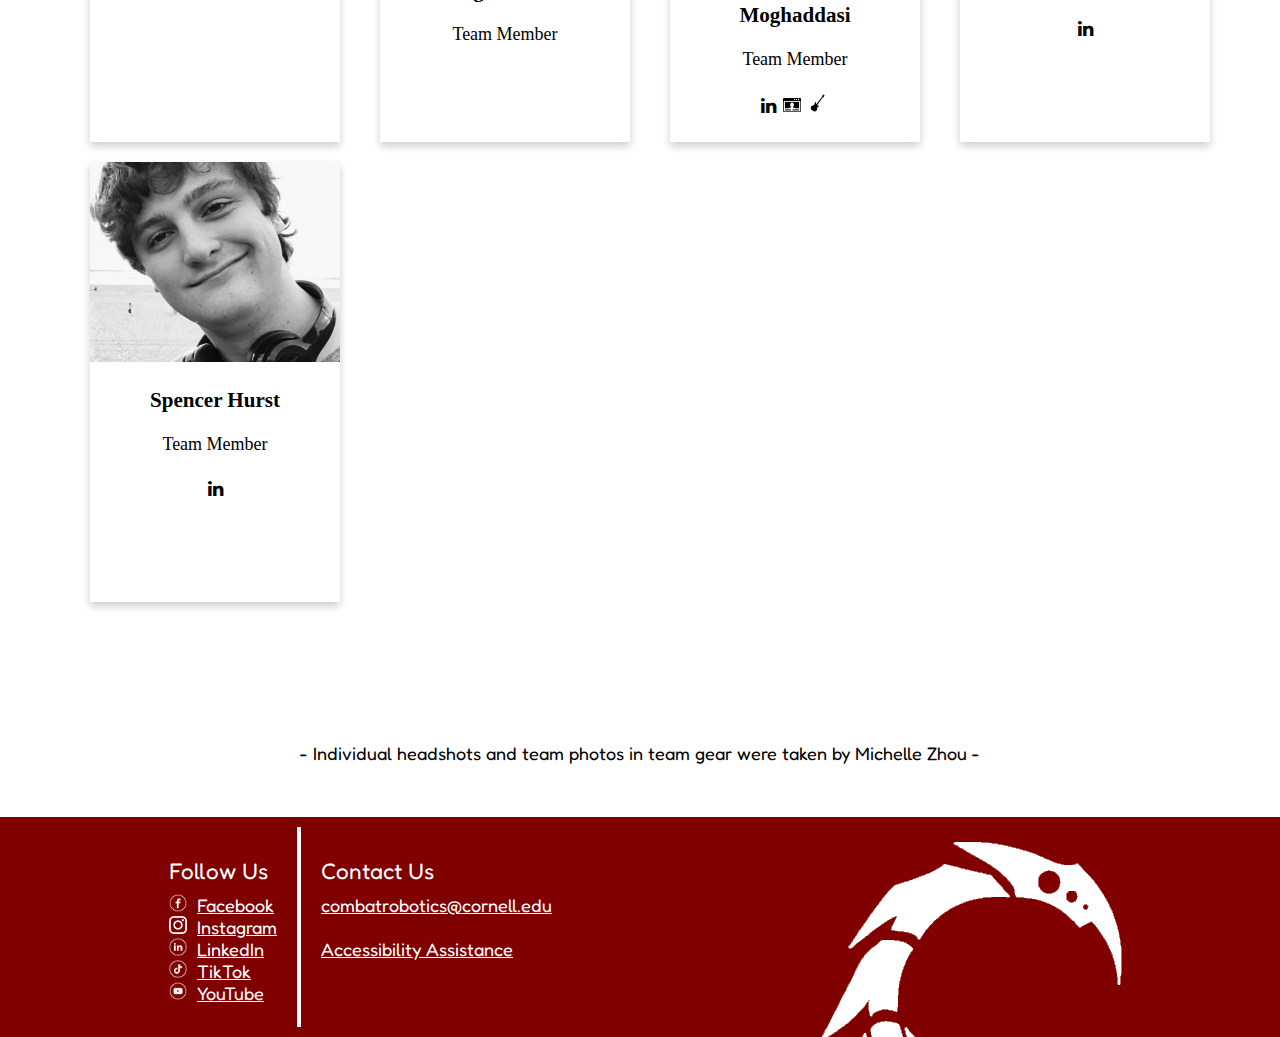
<file: kinetic.html>
<!DOCTYPE html>
<html lang="en">
  <head>
    <title>Team Info</title>
    <meta charset="utf-8" />
    <link rel="stylesheet" href="style.css" />
    <link
      rel="stylesheet"
      href="https://cdnjs.cloudflare.com/ajax/libs/font-awesome/4.7.0/css/font-awesome.min.css"
    />
    <link rel="shortcut icon" type="image/x-icon" href="favicon.ico" />
  </head>

  <body>
    <nav id="menu_bar" class="top_menu">
      <a href="index.html">
        <img src="crc_pictures/crc.jpg" width="120" alt="CRC logo" />
      </a>
      <div class="top_menu-right">
        <a href="index.html">
          <p>About</p>
        </a>
        <a href="team.html" class="active">
          <p>Team</p>
        </a>
        <a href="events.html">
          <p>Events</p>
        </a>
        <a href="robots.html">
          <p>Robots</p>
        </a>
        <a href="sponsor.html">
          <p>Sponsor</p>
        </a>
        <a href="recruitment.html">
          <p>Recruitment</p>
        </a>
        <a href="gallery.html">
          <p>Gallery</p>
        </a>
      </div>
    </nav>

    <div class="content">
      <p>
        <a href="./team.html">Team</a> > <a href="./kinetic.html">Kinetic</a>
      </p>
      <h1 class="big-title">Kinetic</h1>
      <div id="pics">
        <!--
          FORMAT FOR CARDS (everywhere it says NAME needs to be filled in)
          <div class = "card" onmouseover="NAME_pic.src='crc_pictures/headshots/NAME.jpg'"
          onmouseout="NAME_pic.src='crc_pictures/headshots/NAME-bw.jpg'">
            <img src="crc_pictures/headshots/NAME-bw.jpg" id = "NAME_pic" width = '250'>
            <h3>NAME</h3>
            <p style = "color: grey">POSITION</p>
            <div style="margin: 24px 0;">
              <a href="SRC" target="_blank" rel="noopener noreferrer"><i class="fa fa-linkedin"></i></a>
              <a href="SRC" target="_blank" rel="noopener noreferrer"><i class="fa fa-github"></i></a>
            </div>
            <p><button class="card_button">About Me</button></p>
          </div>
            -->
        <!--Kinetic-->
        <section class="flex-gallery team-info">
          <div>
            <p>
              The Kinetic subteam designs and manufactures a combat robot in a
              high-kinetic-energy robot class, emphasizing damage, durability,
              and a competitive edge. Kinetic has three subsystems that form
              once a general design is chosen: Chassis designs the shell, armor
              and internal structure of the robot; Weapon designs the
              damage-dealing components and selects electronics to power them;
              and Powertrain designs the locomotion system while integrating all
              powered elements into a reliable, compact system.
            </p>
          </div>
          <img
            class="subteam-picture"
            src="crc_pictures/subteam-pics/kinetic-subteam.jpg"
            alt="picture of the kinetic subteam"
          />
        </section>
        <div class="grid-container-images">
          <div
            class="card"
            onmouseover="Ricky_pic.src='crc_pictures/headshots/Ricky.jpg'"
            onmouseout="Ricky_pic.src='crc_pictures/headshots/Ricky-bw.jpg'"
          >
            <div class="front-card">
              <img
                src="crc_pictures/headshots/Ricky-bw.jpg"
                id="Ricky_pic"
                width="250"
                alt="Ricky"
              />
              <h3>Ricky Wang</h3>
              <p>Subteam Lead</p>
              <div style="margin: 24px 0">
                <a
                  href="http://www.linkedin.com/in/ricky-wang-819304182"
                  target="_blank"
                  rel="noopener noreferrer"
                  ><i class="fa fa-linkedin"></i
                ></a>
              </div>
            </div>
            <div class="back-card hidden">
              <h3>
                <img
                  src="crc_pictures/headshots/Ricky.jpg"
                  alt=""
                  class="mini-photo"
                />
                Ricky Wang
              </h3>
              <p class="team-bio"></p>
            </div>
            <p><button class="card_button">About Me</button></p>
          </div>
          <div
            class="card"
            onmouseover="Isaac_pic.src='crc_pictures/headshots/Isaac.jpg'"
            onmouseout="Isaac_pic.src='crc_pictures/headshots/Isaac-bw.jpg'"
          >
            <div class="front-card">
              <img
                src="crc_pictures/headshots/Isaac-bw.jpg"
                id="Isaac_pic"
                width="250"
                alt="Isaac"
              />
              <h3>Isaac Newcomb</h3>
              <p>Vice Subteam Lead</p>
              <div style="margin: 24px 0">
                <a
                  href="https://linkedin.com/in/isaacdnew"
                  target="_blank"
                  rel="noopener noreferrer"
                  ><i class="fa fa-linkedin"></i
                ></a>
                <a
                  href="https://github.com/isaacdnew"
                  target="_blank"
                  rel="noopener noreferrer"
                  ><i class="fa fa-github"></i
                ></a>
                <a class="icon-link" href="https://soundcloud.com/isaacnewcomb" target="_blank">
                  <img
                    src="crc_pictures/icons/guitar.png"
                    class="member-link-icon"
                    alt="band linktree"
                  />
                </a>
              </div>
            </div>
            <div class="back-card hidden">
              <h3>
                <img
                  src="crc_pictures/headshots/Isaac.jpg"
                  alt=""
                  class="mini-photo"
                />
                Isaac Newcomb
              </h3>
              <p class="team-bio"></p>
            </div>
            <p><button class="card_button">About Me</button></p>
          </div>
          <div
            class="card"
            onmouseover="Anna_pic.src='crc_pictures/headshots/Anna.jpg'"
            onmouseout="Anna_pic.src='crc_pictures/headshots/Anna-bw.jpg'"
          >
            <div class="front-card">
              <img
                src="crc_pictures/headshots/Anna-bw.jpg"
                id="Anna_pic"
                width="250"
                alt="Anna"
              />
              <h3>Anna Boese</h3>
              <p>Team Member</p>
              <div style="margin: 24px 0">
                <a
                  href="https://www.linkedin.com/in/anna-boese-4a304819b/"
                  target="_blank"
                  rel="noopener noreferrer"
                  ><i class="fa fa-linkedin"></i
                ></a>
              </div>
            </div>
            <div class="back-card hidden">
              <h3>
                <img
                  src="crc_pictures/headshots/Anna.jpg"
                  alt=""
                  class="mini-photo"
                />
                Anna Boese
              </h3>
              <p class="team-bio"></p>
            </div>
            <p><button class="card_button">About Me</button></p>
          </div>
          <div
            class="card"
            onmouseover="E2_pic.src='crc_pictures/headshots/E2.jpg'"
            onmouseout="E2_pic.src='crc_pictures/headshots/E2-bw.jpg'"
          >
            <div class="front-card">
              <img
                src="crc_pictures/headshots/E2-bw.jpg"
                id="E2_pic"
                width="250"
                alt="Erhunmwunse"
              />
              <h3>Erhunmwunse Eghafona</h3>
              <p>Team Member</p>
              <div style="margin: 24px 0">
                <a
                  href="https://www.linkedin.com/in/erhunmwunse-eghafona/"
                  target="_blank"
                  rel="noopener noreferrer"
                  ><i class="fa fa-linkedin"></i
                ></a>
              </div>
            </div>
            <div class="back-card hidden">
              <h3>
                <img
                  src="crc_pictures/headshots/E2.jpg"
                  alt=""
                  class="mini-photo"
                />
                Erhunmwunse Eghafona
              </h3>
              <p class="team-bio"></p>
            </div>
            <p><button class="card_button">About Me</button></p>
          </div>
          <div
            class="card"
            onmouseover="James_pic.src='crc_pictures/headshots/James.jpg'"
            onmouseout="James_pic.src='crc_pictures/headshots/James-bw.jpg'"
          >
            <div class="front-card">
              <img
                src="crc_pictures/headshots/James-bw.jpg"
                id="James_pic"
                width="250"
                alt="James"
              />
              <h3>James Courtenay</h3>
              <p>Team Member</p>
              <div style="margin: 24px 0">
                <!-- No LinkedIn -->
              </div>
            </div>
            <div class="back-card hidden">
              <h3>
                <img
                  src="crc_pictures/headshots/James.jpg"
                  alt=""
                  class="mini-photo"
                />
                James Courtenay
              </h3>
              <p class="team-bio"></p>
            </div>
            <p><button class="card_button">About Me</button></p>
          </div>
          <div
            class="card"
            onmouseover="Margaret_pic.src='crc_pictures/headshots/Margaret.jpg'"
            onmouseout="Margaret_pic.src='crc_pictures/headshots/Margaret-bw.jpg'"
          >
            <div class="front-card">
              <img
                src="crc_pictures/headshots/Margaret-bw.jpg"
                id="Margaret_pic"
                width="250"
                alt="Margaret"
              />
              <h3>Margaret Gates</h3>
              <p>Team Member</p>
              <div style="margin: 24px 0">
                <!-- No LinkedIn -->
              </div>
            </div>
            <div class="back-card hidden">
              <h3>
                <img
                  src="crc_pictures/headshots/Margaret.jpg"
                  alt=""
                  class="mini-photo"
                />
                Margaret Gates
              </h3>
              <p class="team-bio"></p>
            </div>
            <p><button class="card_button">About Me</button></p>
          </div>
          <div
            class="card"
            onmouseover="Mo_pic.src='crc_pictures/headshots/Mo.jpg'"
            onmouseout="Mo_pic.src='crc_pictures/headshots/Mo-bw.jpg'"
          >
            <div class="front-card">
              <img
                src="crc_pictures/headshots/Mo-bw.jpg"
                id="Mo_pic"
                width="250"
                alt="Margaret"
              />
              <h3>Mohammad Ali Moghaddasi</h3>
              <p>Team Member</p>
              <div style="margin: 24px 0">
                <a
                  class="icon-link"
                  href="https://www.linkedin.com/in/mohammad-ali-moghaddasi-7797a5143"
                  target="_blank"
                  rel="noopener noreferrer"
                  ><i class="fa fa-linkedin"></i>
                </a>
                <a
                  class="icon-link"
                  href="https://mo-moghaddasi.github.io/"
                  target="_blank"
                  >  <img
                    src="crc_pictures/icons/portfolio.png"
                    class="member-link-icon"
                    alt="portfolio"
                /></a>
                <a class="icon-link" href="https:///linktr.ee/thefuse" target="_blank">
                  <img
                    src="crc_pictures/icons/guitar.png"
                    class="member-link-icon"
                    alt="band linktree"
                  />
                </a>
              </div>
            </div>
            <div class="back-card hidden">
              <h3>
                <img
                  src="crc_pictures/headshots/Mo.jpg"
                  alt=""
                  class="mini-photo"
                />
                Mohammad Ali Moghaddasi
              </h3>
              <p class="team-bio"></p>
            </div>
            <p><button class="card_button">About Me</button></p>
          </div>
          <div
            class="card"
            onmouseover="Sofie_pic.src='crc_pictures/headshots/Sofie.jpg'"
            onmouseout="Sofie_pic.src='crc_pictures/headshots/Sofie-bw.jpg'"
          >
            <div class="front-card">
              <img
                src="crc_pictures/headshots/Sofie-bw.jpg"
                id="Sofie_pic"
                width="250"
                alt="Sofie"
              />
              <h3>Sofie Halpern</h3>
              <p>Team Lead</p>
              <div style="margin: 24px 0">
                <a
                  href="https://www.linkedin.com/in/sofie-halpern/"
                  target="_blank"
                  rel="noopener noreferrer"
                  ><i class="fa fa-linkedin"></i
                ></a>
              </div>
            </div>
            <div class="back-card hidden">
              <h3>
                <img
                  src="crc_pictures/headshots/Sofie.jpg"
                  alt=""
                  class="mini-photo"
                />
                Sofie Halpern
              </h3>
              <p class="team-bio"></p>
            </div>
            <p><button class="card_button">About Me</button></p>
          </div>
          <div
            class="card"
            onmouseover="Spencer_pic.src='crc_pictures/headshots/Spencer.jpg'"
            onmouseout="Spencer_pic.src='crc_pictures/headshots/Spencer-bw.jpg'"
          >
            <div class="front-card">
              <img
                src="crc_pictures/headshots/Spencer-bw.jpg"
                id="Spencer_pic"
                width="250"
                alt="Spencer"
              />
              <h3>Spencer Hurst</h3>
              <p>Team Member</p>
              <div style="margin: 24px 0">
                <a
                  href="https://www.linkedin.com/in/spencer-hurst-918627191/"
                  target="_blank"
                  rel="noopener noreferrer"
                  ><i class="fa fa-linkedin"></i
                ></a>
              </div>
            </div>
            <div class="back-card hidden">
              <h3>
                <img
                  src="crc_pictures/headshots/Spencer.jpg"
                  alt=""
                  class="mini-photo"
                />
                Spencer Hurst
              </h3>
              <p class="team-bio"></p>
            </div>
            <p><button class="card_button">About Me</button></p>
          </div>
        </div>
        <p class="centered">
          - Individual headshots and team photos in team gear were taken by
          Michelle Zhou -
        </p>
      </div>
    </div>
    <div class="footer">
      <div style="display: flex; flex-direction: row">
        <div>
          <p class="footer_title">Follow Us</p>
          <a href="https://www.facebook.com/cucombatrobotics/" target="_blank">
            <p class="footer-text">
              <img
                src="crc_pictures/icons/fb.png"
                class="footer-logo"
                alt=""
              />Facebook
            </p>
          </a>
          <a
            href=" https://www.instagram.com/combatroboticscornell/?hl=en"
            target="_blank"
          >
            <p class="footer-text">
              <img
                src="crc_pictures/icons/insta.png"
                class="footer-logo"
                alt=""
              />Instagram
            </p>
          </a>
          <a
            href="https://www.linkedin.com/company/combat-robotics-at-cornell/"
            target="_blank"
          >
            <p class="footer-text">
              <img
                src="crc_pictures/icons/linkedin.png"
                class="footer-logo"
                alt=""
              />LinkedIn
            </p>
          </a>
          <a
            href="https://www.tiktok.com/@combatroboticsatcornell"
            target="_blank"
          >
            <p class="footer-text">
              <img
                src="crc_pictures/icons/tiktok.png"
                class="footer-logo"
                alt=""
              />TikTok
            </p>
          </a>
          <a
            href="https://www.youtube.com/channel/UCRoomTf0RRs6DNDzucEKDMg"
            target="_blank"
          >
            <p class="footer-text">
              <img
                src="crc_pictures/icons/youtube.png"
                class="footer-logo"
                alt=""
              />YouTube
            </p>
          </a>
        </div>
        <div style="border-left: 4px solid white; margin-left: 20px">
          <p class="footer_title">Contact Us</p>
          <p class="footer-text">
            <a href="mailto:combatrobotics@cornell.edu"
              >combatrobotics@cornell.edu</a
            >
          </p>
          <br />
          <p class="footer-text">
            <a href="./accessibility.html">Accessibility Assistance</a>
          </p>
        </div>
      </div>
      <div>
        <img src="crc_pictures/white-logo.png" alt="" />
      </div>
    </div>
  </body>

  <script src="./scripts/team-bios.js"></script>
</html>
</file>
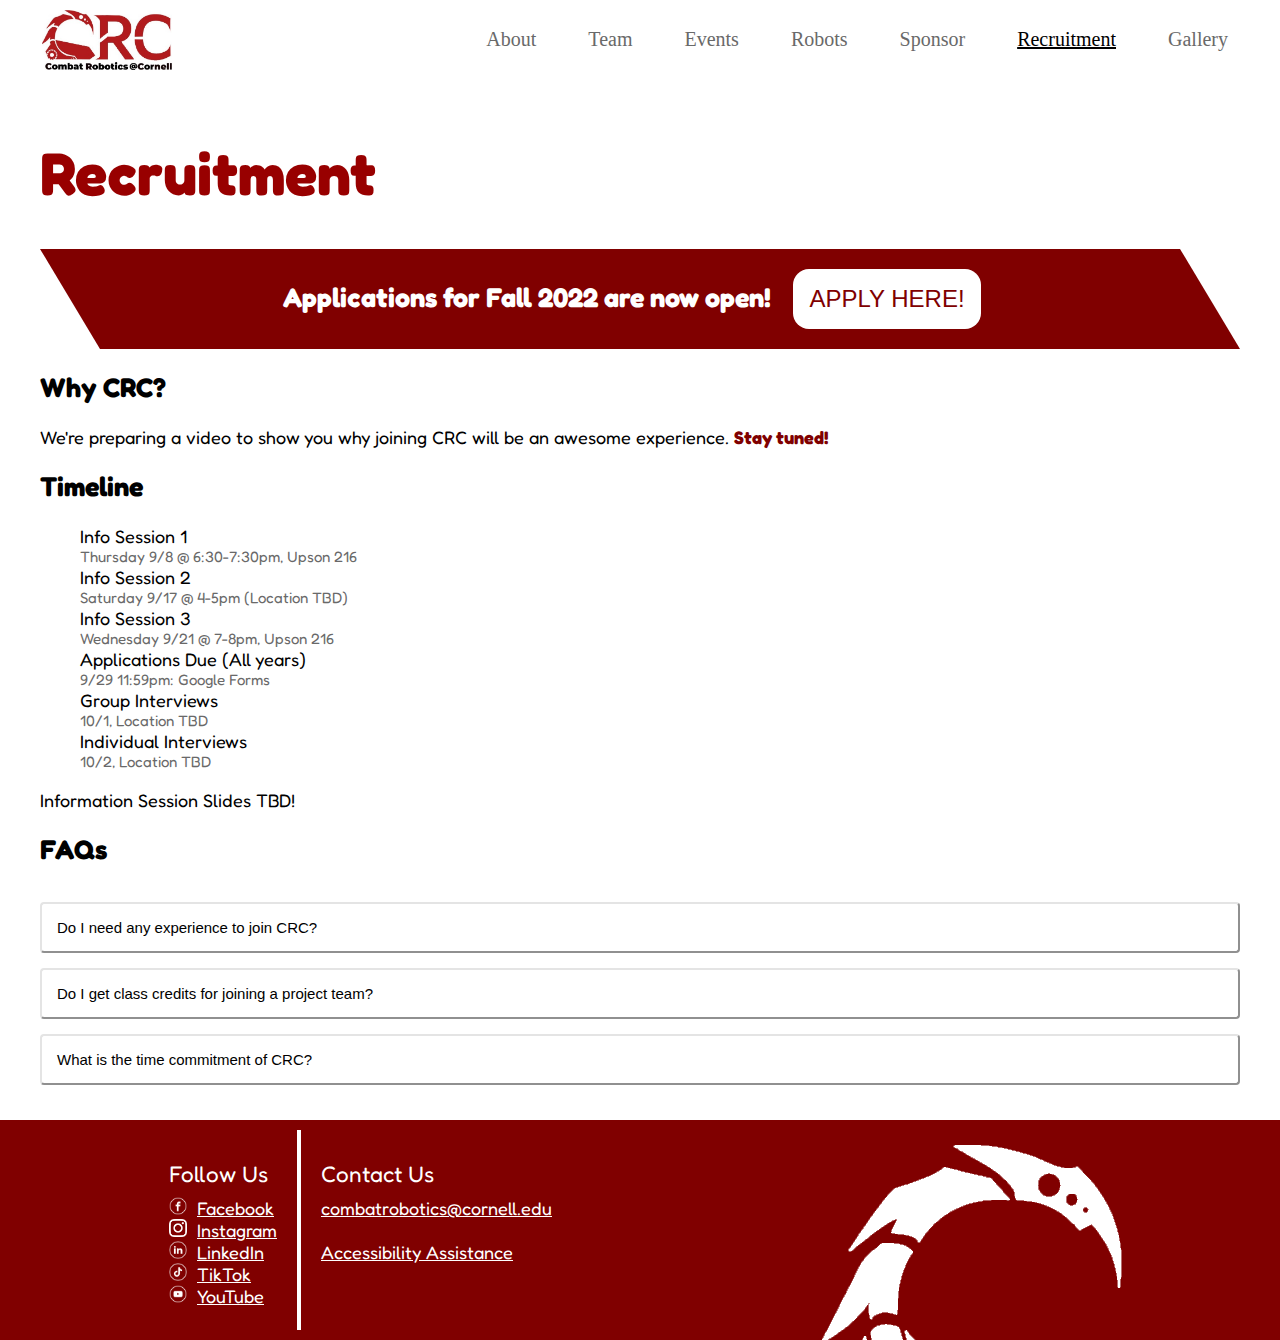
<file: recruitment.html>
<!DOCTYPE html>
<html lang='en'>

<head>
  <title> Recruitment </title>
  <meta charset="utf-8" />
  <link rel="stylesheet" href="style.css">
  <link rel="shortcut icon" type="image/x-icon" href="favicon.ico">
  <script src="scripts/faqcollapse.js" type="text/javascript" async></script>
</head>

<body>
  <nav id="menu_bar" class="top_menu">
    <a href="index.html">
      <img src="crc_pictures/crc.jpg" width='120' alt="CRC logo">
    </a>
    <div class="top_menu-right">
      <a href="index.html">
        <p>About</p>
      </a>
      <a href="team.html">
        <p>Team</p>
      </a>
      <a href="events.html">
        <p>Events</p>
      </a>
      <a href="robots.html">
        <p>Robots</p>
      </a>
      <a href="sponsor.html">
        <p>Sponsor</p>
      </a>
      <a href="recruitment.html" class="active">
        <p>Recruitment</p>
      </a>
      <a href="gallery.html">
        <p>Gallery</p>
      </a>
    </div>
  </nav>
  

  <div class="content">
    <div>
      <h1 class="big-title">Recruitment</h1>
      
            <h2 class="application-banner">Applications for Fall 2022 are now open!
            <a href="https://docs.google.com/forms/d/e/1FAIpQLSdO7KNtrmkCyCqrTSm7bpCuw66wRdQHu0xr0hRM1bf4gyGGmw/viewform
            " target="_blank"><button class="application-button">APPLY HERE!</button></a></h2>
            
    </div>

    <h2 class=" ">Why CRC? </h2>
    <!-- <video width="560" controls>
      <source src="Teampics/HypeFall21.mov" type="video/mp4">
    </video> -->
    <p>We're preparing a video to show you why joining CRC will be an awesome experience. <em>Stay tuned!</em></p>
    <div class="pastevents">
      
      <h2 class=" ">Timeline</h2>
      
      <ul class="pastevents">
        <li>Info Session 1</li>
        <li class="answer">Thursday 9/8 @ 6:30-7:30pm, Upson 216</li>
        <li>Info Session 2</li>
        <li class="answer">Saturday 9/17 @ 4-5pm (Location TBD)</li>
        <li>Info Session 3</li>
        <li class="answer">Wednesday 9/21 @ 7-8pm, Upson 216</li>
        <li>Applications Due (All years)</li>
        <li class="answer">9/29 11:59pm: Google Forms</li>
        <li>Group Interviews</li>
        <li class="answer">10/1, Location TBD</li>
        <li>Individual Interviews</li>
        <li class="answer">10/2, Location TBD</li>
      </ul>
      <p>Information Session Slides TBD!</p>
    </div>

    <div class>
      <h2 class=' '>FAQs</h2>

      <button type="button" class="collapsible">
        Do I need any experience to join CRC?
      </button>
      <div class="answer">
        <p>
          No! We encourage everyone to apply, regardless of skill level or
          major.
        </p>

      </div>

      <button type="button" class="collapsible">
        Do I get class credits for joining a project team?
      </button>
      <div class="answer">
        <p>
          CRC is counted as a three credit class, with team leads receiving four
          credits!
          Talk to your advisor about what requirements project team credits might
          fill.
        </p>
      </div>

      <button type="button" class="collapsible">
        What is the time commitment of CRC?
      </button>
      <div class="answer">
        <p>
          Varies depending on which subteam you're on! But on average, expect
          9-12 hours of work a week, similar to that of a 3 credit class.
        </p>
      </div>

    </div>

  </div>
  <div class="footer">
    <div style="display: flex; flex-direction: row;">
      <div>
        <p class="footer_title"> Follow Us</p>
        <a href="https://www.facebook.com/cucombatrobotics/" target="_blank">
          <p class="footer-text"><img src="crc_pictures/icons/fb.png" class='footer-logo' alt='' />Facebook</p>
        </a>
        <a href=" https://www.instagram.com/combatroboticscornell/?hl=en" target="_blank">
          <p class="footer-text"><img src="crc_pictures/icons/insta.png" class='footer-logo' alt='' />Instagram</p>
        </a>
        <a href="https://www.linkedin.com/company/combat-robotics-at-cornell/" target="_blank">
          <p class="footer-text"><img src="crc_pictures/icons/linkedin.png"
              class='footer-logo' alt='' />LinkedIn</p>
        </a>
        <a href="https://www.tiktok.com/@combatroboticsatcornell" target="_blank">
          <p class="footer-text"><img src="crc_pictures/icons/tiktok.png"
            class='footer-logo' alt='' />TikTok</p>
        </a>
        <a href="https://www.youtube.com/channel/UCRoomTf0RRs6DNDzucEKDMg" target="_blank">
          <p class="footer-text"><img src="crc_pictures/icons/youtube.png"
            class='footer-logo' alt='' />YouTube</p>
        </a>
      </div>
      <div style="border-left: 4px solid white; margin-left: 20px">
        <p class="footer_title">Contact Us</p>
        <p class='footer-text'> <a href="mailto:combatrobotics@cornell.edu">combatrobotics@cornell.edu</a>
        </p>
        <br>
        <p class='footer-text'><a href="./accessibility.html">Accessibility Assistance</a></p>
      </div>
    </div>
    <div>
      <img src="crc_pictures/white-logo.png" alt="">
    </div>
  </div>
</body>

</html>
</file>
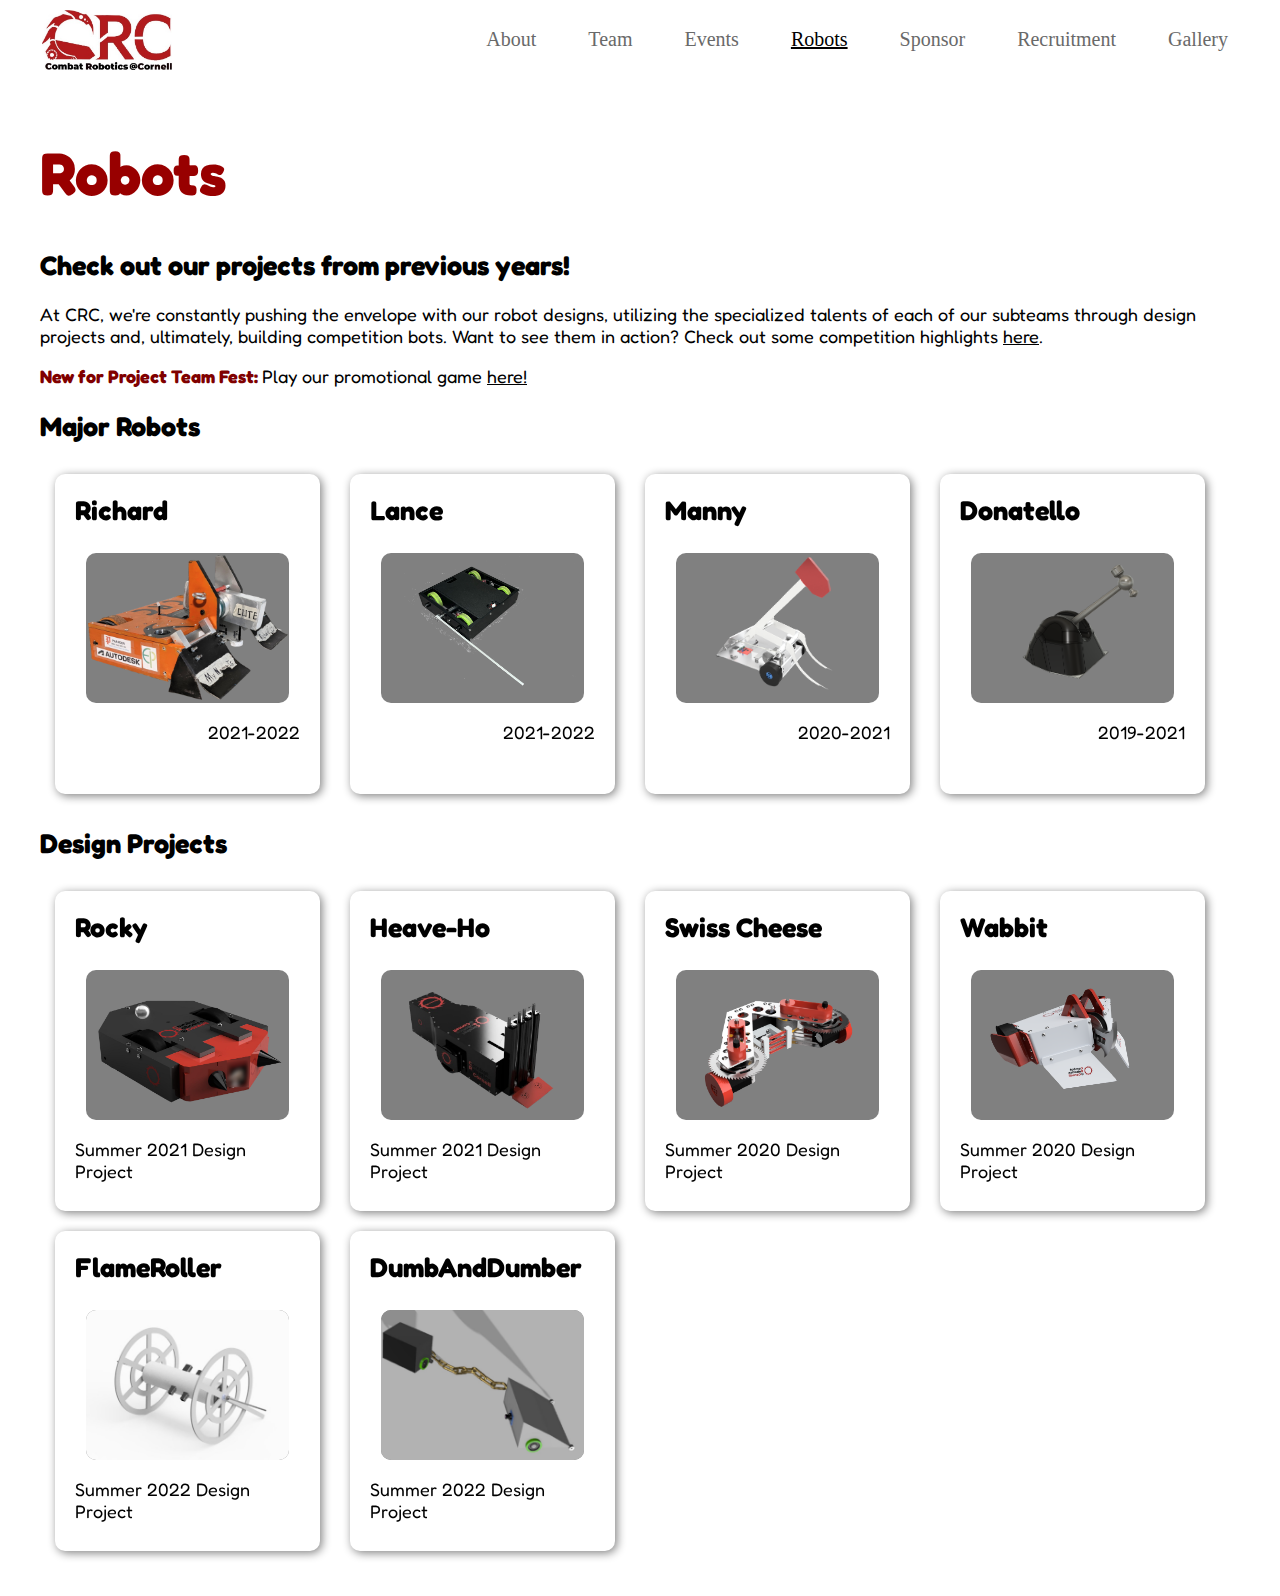
<file: robots.html>
<!DOCTYPE html>
<html lang='en'>

<head>
  <title> Robots </title>
  <meta charset="utf-8" />
  <link rel="stylesheet" href="style.css">
  <link rel="shortcut icon" type="image/x-icon" href="favicon.ico">
</head>

<script>
  const RobotData = {
    Richard: {
      robotName: "Richard",
      description: "Description TBD.",
      imgPath: "richard.png"
    },
    Lance: {
      robotName: "Lance",
      description: "Description TBD.",
      imgPath: "lance.png"
    },
    Manny: {
      robotName: "Manny",
      description: "Manny is a sportsman bot featuring a surgical-tubing powered hammer + flipper combination weapon actuated with a cam-and-follower mechanism.",
      imgPath: "manny.png"
    },
    Donatello: {
      robotName: "Donatello",
      description: "Donatello is a 15 lb hammer bot. Its notable features include a composite shell, instead of a more traditional aluminum chassis, and turtle shaped armor.",
      imgPath: "donatello.png"
    },
    Rocky: {
      robotName: "Rocky",
      description: "Just like the movie athlete, Rocky has quick feet and even quicker hands. Rocky features a pneumatic operated, spiked ram with a two wheel, invertible drive system.",
      imgPath: "rocky.png"
    },
    HeaveHo: {
      robotName: "Heave Ho",
      description: "A 3lb bot that utilizes a pulley-motor system to launch opposing robots via upwardly accelerating its front platform. Heave-Ho is designed for optimal positioning and rotates freely on its stabilizing balls.",
      imgPath: "heave-ho.png"
    },
    SwissCheese: {
      robotName: "Swiss Cheese",
      description: "Swiss Cheese (Gruyère) is a 3lb bot with two powered saw blades for weapons, two wheels plus a ball roller for the drive system, and 3D-printed frontal rollers for a passive defense system. Its name is derived from the numerous holes made in the V-shaped chassis to meet the weight class requirements. ",
      imgPath: "swiss-cheese.png"
    },
    Wabbit: {
      robotName: "Wabbit",
      description: "Wabbit is cute and compact, but beware - you may need a holy hand grenade to defeat this vertical spinner. Its teeth are sharp. It leaps... about yay far!",
      imgPath: "wabbit.png"
    },
    FlameRoller: {
      robotName: "Flame Roller",
      description: "Let's get cooking! Featuring cutting edge technology, Flame Roller is ready to roast the competition. She's not here to make friends, she’s here to win.",
      imgPath: "FlameRollerPNG.png"
    },
    DumbAndDumber: {
      robotName: "Dumb And Dumber",
      description: "Description TBD",
      imgPath: "dumbanddumber.png"
    },
  }

  const updateModal = (data) => {
    document.getElementById("robot-title").innerHTML = data.robotName;
    document.getElementById("robot-img").src = `crc_pictures/robot-renders/${data.imgPath}` ;
    document.getElementById("robot-desc").innerHTML = data.description;
    toggleModal(true);
  }

  const toggleModal = (show) => document.getElementById("robot-info").style =
   show ? "display: block; animation: fade-in 0.2s;" : "display: none; animation: none"
 
</script>


<body>
  <nav id="menu_bar" class="top_menu">
    <a href="index.html">
      <img src="crc_pictures/crc.jpg" width='120' alt="CRC logo">
    </a>
    <div class="top_menu-right">
      <a href="index.html">
        <p>About</p>
      </a>
      <a href="team.html">
        <p>Team</p>
      </a>
      <a href="events.html">
        <p>Events</p>
      </a>
      <a href="robots.html" class="active">
        <p>Robots</p>
      </a>
      <a href="sponsor.html">
        <p>Sponsor</p>
      </a>
      <a href="recruitment.html">
        <p>Recruitment</p>
      </a>
      <a href="gallery.html">
        <p>Gallery</p>
      </a>
    </div>
  </nav>
  
  <div class='content'>
    <h1 class='big-title'>Robots</h1>
    <h2>Check out our projects from previous years! </h2> <p>At CRC, we're constantly pushing the envelope with our robot designs, utilizing the specialized
      talents of each of our subteams through design projects and, ultimately, building competition bots.
      Want to see them in action? Check out some competition highlights <a href="https://nhrl.io/wiki/index.php/Richard#Select_Fights">here</a>.</p>
      <p><em>New for Project Team Fest: </em>Play our promotional game <a href="./media/game.html" target="_blank">here!</a></p>
    
    <h2>Major Robots</h2>
      <section class="robot-gallery">
      <div class="robot-card" onclick="updateModal(RobotData.Richard)">
        <h3 class="robot-name">Richard</h3>
        <img src="crc_pictures/robot-renders/richard.png" alt="">
        <p class="robot-vintage">2021-2022</p>
      </div>
      <div class="robot-card" onclick="updateModal(RobotData.Lance)">
        <h3 class="robot-name">Lance</h3>
        <img src="crc_pictures/robot-renders/lance.png" alt="">
        <p class="robot-vintage">2021-2022</p>
      </div>
      <div class="robot-card" onclick="updateModal(RobotData.Manny)">
        <h3 class="robot-name">Manny</h3>
        <img src="crc_pictures/robot-renders/manny.png" alt="">
        <p class="robot-vintage">2020-2021</p>
      </div>
      <div class="robot-card" onclick="updateModal(RobotData.Donatello)">
        <h3 class="robot-name">Donatello</h3>
        <img src="crc_pictures/robot-renders/donatello.png" alt="">
        <p class="robot-vintage">2019-2021</p>
      </div>
    </section>

    <h2>Design Projects</h2>

    <section class="robot-gallery">
      <div class="robot-card" onclick="updateModal(RobotData.Rocky)">
        <h3 class="robot-name">Rocky</h3>
        <img src="crc_pictures/robot-renders/rocky.png" alt="">
        <p class="robot-vintage">Summer 2021 Design Project</p>
      </div>
      <div class="robot-card" onclick="updateModal(RobotData.HeaveHo)">
        <h3 class="robot-name">Heave-Ho</h3>
        <img src="crc_pictures/robot-renders/heave-ho.png" alt="">
        <p class="robot-vintage">Summer 2021 Design Project</p>
      </div>
      <div class="robot-card" onclick="updateModal(RobotData.SwissCheese)">
        <h3 class="robot-name">Swiss Cheese</h3>
        <img src="crc_pictures/robot-renders/swiss-cheese.png" alt="">
        <p class="robot-vintage">Summer 2020 Design Project</p>
      </div>
      <div class="robot-card" onclick="updateModal(RobotData.Wabbit)">
        <h3 class="robot-name">Wabbit</h3>
        <img src="crc_pictures/robot-renders/wabbit.png" alt="">
        <p class="robot-vintage">Summer 2020 Design Project</p>
      </div>
      <div class="robot-card" onclick="updateModal(RobotData.Wabbit)">
        <h3 class="robot-name">FlameRoller</h3>
        <img src="crc_pictures/robot-renders/FlameRollerPNG.png" alt="">
        <p class="robot-vintage">Summer 2022 Design Project</p>
      </div>
      <div class="robot-card" onclick="updateModal(RobotData.DumbAndDumber)">
        <h3 class="robot-name">DumbAndDumber</h3>
        <img src="crc_pictures/robot-renders/dumbanddumber.jpg" alt="">
        <p class="robot-vintage">Summer 2022 Design Project</p>
      </div>
    </section>
    
    <!-- Section for the robot info modal -->
    <div id="robot-info" class="robot-modal-bg" style="display: none;" onclick="toggleModal(false)">
      <section class="modal-panel" onclick="event.stopPropagation() /* this stops closing by bubbling to bg  */"> 
        <h2 id="robot-title"></h2>
        <button class="close-modal" onclick="toggleModal(false)">X</button>
        <div style="display: flex; flex-direction: row; ">
          <img id="robot-img" src="crc_pictures/manny with the burrito what will he do.png" alt="">
          <p id="robot-desc"></p>
        </div>
      </section>
    </div>


  </div>
</body>

</html>
</file>
<file: style.css>
@import url('https://fonts.googleapis.com/css2?family=Fredoka:wght@400&display=swap');
/* body {
	background-color: white;
	max-width: 1300px;
	margin: 0px auto;
	filter: drop-shadow(10px 15px 10x #000000);
	font-family: Verdana, sans-serif;
} */
body {
	margin: 0px auto;
	margin-top: 10px;
  font-family: 'Fredoka', sans-serif;
  font-size: 18px;
}

.content {
	max-width: 1200px;
	margin: 0px auto;
	margin-bottom: 20px;
	padding: 15px;
}

em {
	font-weight: bold;
	font-style: normal;
	color: maroon;
}

.top_menu {
	overflow: hidden;
	padding-top: 5px;
	margin: 0px auto;
	margin-top: -5px;
	padding-bottom: 7.5px;
	padding-left: 42px;
	max-width: 1500px;
	/* border-bottom: 3px solid lightgray; */
	/* border-radius: 30px; */
	/* top: 0px;
	background-color: white
	position: sticky; */
}
.top_menu-right a {
	float: left;
	font-size: 20px;
	font-family: Verdana;
	font-weight: 400;
	text-align: center;
	padding-right: 52px;
	margin-top: -2.5px;
	color: dimgray;
	transition: 0.2s;
}

.top_menu-right {
	float: right;
}
.top_menu-right a:link {
	color: dimgray;
	text-decoration: none;
}
.top_menu-right a:hover {
	color: black;
}

.top_menu-right a.active {
	color: rgb(0, 0, 0);
	text-decoration: underline;
}

.top_menu img {
	transition: 0.3s;
	height: 60px;
	width: auto;
}

.top_menu img:hover {
	transform: scale(1.05);
}

hr {
	padding: 0px;
	margin-top: 0px;
	margin-bottom: 5px;
}
/*This is for the specific pages*/

.grid-container {
	display: grid;
	justify-content: space-evenly;
	grid-column-gap: 25px;
	font-family: Verdana;
	margin-bottom: 20px;
}

.flex-gallery {
	display: flex;
	flex-direction: row;
	flex-wrap: wrap;
}

.red-gallery {
	background-color: dimgray;
	color: white;
}

.team-leads-title {
	/* background-color: rgb(152, 0, 0); */
	border-radius: 10px;
	padding: 10px;
	padding-left: 20px;
	text-align: center;
	/* color: white; */
}

.hidden {
	display: none;
}

.timeline {
	padding-top: 0px;
	margin-top: 0px;
	border-left: 10px solid maroon;
}

.timeline li {
	padding: 20px 10px;
}

.timeline em {
	font-size: 1.5em;
}

.event-desc {
	margin-bottom: 60px;
}

.mini-photo {
	display: none;
	height: 6em;
	width: 100%;
	object-fit: cover;
	
}

.flex-gallery div {
	width: 400px;
	flex-grow: 1;
	padding: 20px;
}

.flex-gallery img {
	width: 100%;
}

.gallery {
	background-image: url('crc_pictures/bottiled_white_red.png');
	padding-top: 40px;
	grid-template-columns: repeat(4, 1fr);
	display: grid;

}

.gallery img {
	display: inline;
	height: 95%;
	width: 95%;
	/*filter: drop-shadow(5px 5px 10px);*/
	object-fit: cover;
}

#team-list {
	list-style: none;
	text-decoration: none;
	display: flex;
	flex-direction: row;
	justify-content: space-between;
	margin-left: -40px;
	flex-wrap: wrap;
}

#team-list a {
	display: inline-block;
	font-size: 1.5em;
	padding: 10px;
	max-width: 250px;
	flex-grow: 1;
	height: 100px;
	background-color: white;
	border-radius: 5px;
	text-decoration: none;
	text-align: center;
	filter: drop-shadow(2px 2px 5px grey);
	transition: 0.15s;
}

#team-list a:hover {
	filter: drop-shadow(2px 2px 10px red);
}

#team-list img {
	width: 25%;
}

#team-list a li {
	width: 100%;
}

.team-list-gallery {
	display: flex;
	flex-wrap: wrap;
}

.subteam-picture {
	border-radius: 20px;
	object-fit: cover;
}

.team-info {
	margin-top: -25px;
	margin-bottom: 80px;
	padding: 15px;
	border-radius: 20px;
	background-color: whitesmoke;
	filter: drop-shadow(10px 10px 0px gainsboro);
}

.team-info div {
	width: 25%;
}

.team-info img {
	display: inline-block;
	width: 60%;
}

.full-team-photo {
	display: inline-block;
	flex-grow: 1;
	width: 100%;
	max-height: 500px;
	object-fit: cover;
}

.pair-images img {
	max-width: 45%;
	margin: 5px;
	border-radius: 10px;
}

.small-image {
	max-width: 180px;
}

.icon-link {
	text-decoration: none;
	padding: 5px auto;
}

.member-link-icon {
	width: 1em;
	height: auto;
	margin: 0px 2px;
}
.title {
	font-size: 40;
	color: rgb(152, 0, 0);
	font-family: Verdana;
}

.big-title {
	font-size: 60px;
	color: rgb(152, 0, 0);
}

.red-bg-title {
	display: inline-block;
	color: white;
	background-color: maroon;
	padding: 20px;
	padding-right: 40px;
	border-radius: 10px;
	margin-bottom: -10px;
}

.sub_title {
	font-size: 30;
	color: rgb(152, 0, 0);
	font-family: Verdana;
}

.div-title {
	width: 100%;
	text-align: center;
	background-color: rgb(152, 0, 0);
	color: white;
	padding: 10px 0px;
}

.centered-heading {
	display: block;
	text-align: center;
	margin: 10px auto;
}

.paragraph {
	font-size: 18;
	font-family: Verdana;
}

.grid-container-images {
	display: grid;
	grid-template-columns: minmax(0, 1fr) minmax(0, 1fr) minmax(0, 1fr) minmax(0, 1fr);
	text-align: center;
	justify-content: space-evenly;
	grid-column-gap: 10px;
	font-family: Verdana;
	margin-bottom: 120px;
	margin-left: 50px;
}

.faq {
	text-align: center;
	padding-bottom: 50px;
}

button.collapsible {
	background-color: white;
	border-color: rgb(228, 228, 228);
	color: rgb(0, 0, 0);
	padding: 15px;
	width: 100%;
	text-align: left;
	font-size: 15px;
	margin-top: 15px;
	border-radius: 4px;
}

button.active,
button.collapsible:hover {
	background-color: rgb(228, 228, 228);
	border-style: outset;
}

div.answer {
	padding: 0 18px;
	display: none;
	overflow: hidden;
	background-color: rgb(228, 228, 228);
}

button.link {
	background: none;
	border: none;
	font-size: 20px;
	margin-bottom: 20px;
}

.footer {
	position: static;
	left: 0;
	bottom: 0;
	background-color: maroon;
	color: white;
	font-size: 22;
	margin: 0px auto;
	overflow: hidden;
	padding: 10px 20px;
	display: flex;
	justify-content: space-around;
	height: 200px;
}

.footer-logo {
	width: 1em;
	margin-right: 10px;
	background: transparent;
}

.footer_title {
	margin-left: 20px;
	margin-top: 30px;
	margin-bottom: 10px;
	font-size: 1.25em;
}

.footer-text {
	margin-left: 20px;
	margin-top: 0px;
	margin-bottom: 0px;
}

.footer a {
	color: white; 
}

.footer a:hover {
	color: aqua;
}

/*Styling for the Cards on the Team Page */
.card {
	width: 250px;
	height: 440px;
	margin-bottom: 20px;
	box-shadow: 0 4px 8px 0 rgba(0, 0, 0, 0.2);
	cursor: pointer;
}

.team-bio {
	text-align: left;
	font-size: 0.9em;
	padding: 10px;
	height: 266px;
	transition: 0.5s;
}

a {
	text-decoration: underline;
	color: black;
}

a:hover {
	color: rgb(152, 0, 0);
}

.card_button {
	opacity: 1;
	color: white;
	border: none;
	background-color: #000;
	text-align: center;
	width: 100%;
	outline: 0;
	display: inline-block;
	padding: 8px;
	cursor: pointer;
	display: none;
}

.card_button:hover {
	background-color: rgb(152, 0, 0);
}

.centered {
	text-align: center;
}

.sponsor-page-button {
	padding: 10px 20px;
	max-width: 200px;
	max-height: 100px;
	border-radius: 10px;
	border: 3px solid maroon;
	margin: 10px 5px;
	background-color: whitesmoke;
	color: black;
	transition: 0.3s;
	font-size: 1.0em;
}

.application-button {
	padding: 1rem;
	font-size: 1.5rem;
	margin: 0rem 1rem;
	background-color: white;
	color: maroon;
	border: none;
	border-radius: 1rem;
	cursor: pointer;
	transition: 0.1s;
}

.application-button:hover {
	transform: scale(1.05);
}

.application-banner {
	background-color: maroon;
	color: white;
	padding: 20px 12%;
	clip-path: polygon(0% 0%, 95% 0%, 100% 100%, 5% 100%);
	text-align: center;
}
.sponsor-page-button img {
	height: 50px;
}

.sponsor-page-button:hover {
	cursor: pointer;
	background-color: black;
	color: white;
	border-color: grey;
}

.header-image-combo {
	height: 300px;
	overflow: hidden;
	margin-top: 10px;
	padding-top: 20px;
}

#get-involved {
	text-align: center;
	margin-top: 20px;
}

#get-involved div {
	display: inline-block;
	margin: 20px auto;
	padding: 20px;
}

#index_text {
	font-size: 18px;
}

video {
	display: block;
	border-left-width: 50%;
}

.closed-info {
	padding: 30px;
	font-size: 1.5em;
	border: 2px solid grey;
	border-radius: 10px;
	margin-bottom: 50px;
}

.index-statistics {
	display: flex;
	flex-direction: row;
	justify-content: space-around;
}

.index-statistics div {
	text-align: center;
	padding: 40px;
	margin: 20px;
}

.index-statistics img {
	margin: 10px auto;
	display: block;
	width: 30%;
}

.header-image-combo img {
	position: relative;
	background-color: transparent;
	max-width: 1200px;
}

.sponsor-page-cards {
	display: flex;
	flex-wrap: wrap;
	justify-content: space-around;
	margin: 40px 0px;
}

.sponsor-page-card {
	background-color: white;
	flex-grow: 1fr;
	width: 550px;
	margin: 5px;
	padding: 10px;
	border: 2px solid grey;
	border-bottom: 10px solid maroon;
	border-right: 10px solid maroon;
	border-radius: 10px;
}

.sponsors-list {
	display: flex;
	flex-wrap: wrap;
	justify-content: center;
}

.sponsors-list * {
	max-width: 200px;
	padding: 20px;
	object-fit: contain;
}
li.answer {
	font-size: 15px;
	color: dimgray;
}

li {
	list-style: none;
	margin-right: 40px;
}

.refresh-button {
	display: inline-block;
	max-width: 75px;
	max-height: 75px;
	background-color: rgb(152, 0, 0);
	border: 0px;
	border-radius: 10px;
	padding: 10px;
	position: sticky;
	top: 5%;
	left: 93%;
	z-index: 10;
	margin-top: -150px;
}

.refresh-button:hover {
	cursor: pointer;
}

.refresh-button:active img {
	transition: 0s;
	transform: rotate(-360deg);
}

.refresh-button img {
	transition: 0.5s;
	width: 100%;
	transform: rotate(0);
}

/* Slideshow section */

#slideshow {
	position: relative;
}

#slideshow div {
	position: absolute;
	width: 100%;
	height: 80%;
}

#slideshow img {
	object-fit: cover;
	width: 100%;
	height: 100%
}

.fading {
	animation: fade-out 0.5s;
}

#fading {
	animation-fill-mode: forwards;
	opacity: 0;
}

@keyframes fade-out {
	0% {opacity: 1;}
	100% {opacity: 0;}
}

@keyframes fade-in {
	0% {opacity: 0;}
	100% {opacity: 1;}
}


/* Robots Page */

.robot-name {
	margin-top: 10px;
}

.robot-name {
	font-size: 1.5em;
}

.robot-name span{
	font-weight: 200;
	font-size: 0.6em;
}

.robot-card img {
	display: block;
	object-fit: cover;
	width: 90%;
	height: 50%;
	margin: 0px auto;
	border-radius: 10px;
	background-color: grey;
}

.robot-gallery {
	display: flex;
	flex-direction: row;
	justify-content: flex-start;
	flex-wrap: wrap;
}

.robot-card {
	display: inline-block;
	flex-grow: 1;
	margin: 10px 15px;
	padding: 10px 20px;
	background-color: white;
	filter: drop-shadow(2px 2px 5px grey);
	border-radius: 10px;
	height: 300px;
	max-width: 225px;
	cursor: pointer;
	transition: 0.1s;
}

.robot-card:hover {
	background-color: #f4f4f4;
}

.robot-vintage {
	float: right;
}

.learn-more {
	position: fixed;
	bottom: 20px;
	margin: 0px 19%;
	width: 50%;
	height: 10%;
}

.robot-modal-bg {
	position: fixed;
	top: 0px;
	left: 0px;
	width: 100%;
	height: 100%;
	background-color: #ffffffcc;
}

.modal-panel {
	margin: 10px auto;
	margin-top: 10%;
	background-color: white;
	max-width: 800px;
	border-radius: 10px;
	padding: 10px 20px;
	padding-bottom: 20px;
	border: 3px solid rgb(152, 0, 0);
	filter: drop-shadow(10px 10px 0px rgb(152, 0, 0));
}

#robot-title {
	font-size: 3em;
	margin: 10px;
}

#robot-img {
	object-fit: cover;
	border-radius: 10px;
	width: 400px;
	height: 300px;
	margin: 10px;
	background-color: #ebebeb;
}

#robot-desc {
	display: inline;
	font-size: 1.25em;
	margin: 10px;
}

.close-modal {
	position: absolute;
	right: 20px;
	top: 20px;
	width: 50px;
	height: 50px;
	font-size: 2em;
	background-color: white;
	border-radius: 10px;
	cursor: pointer;
}
</file>
